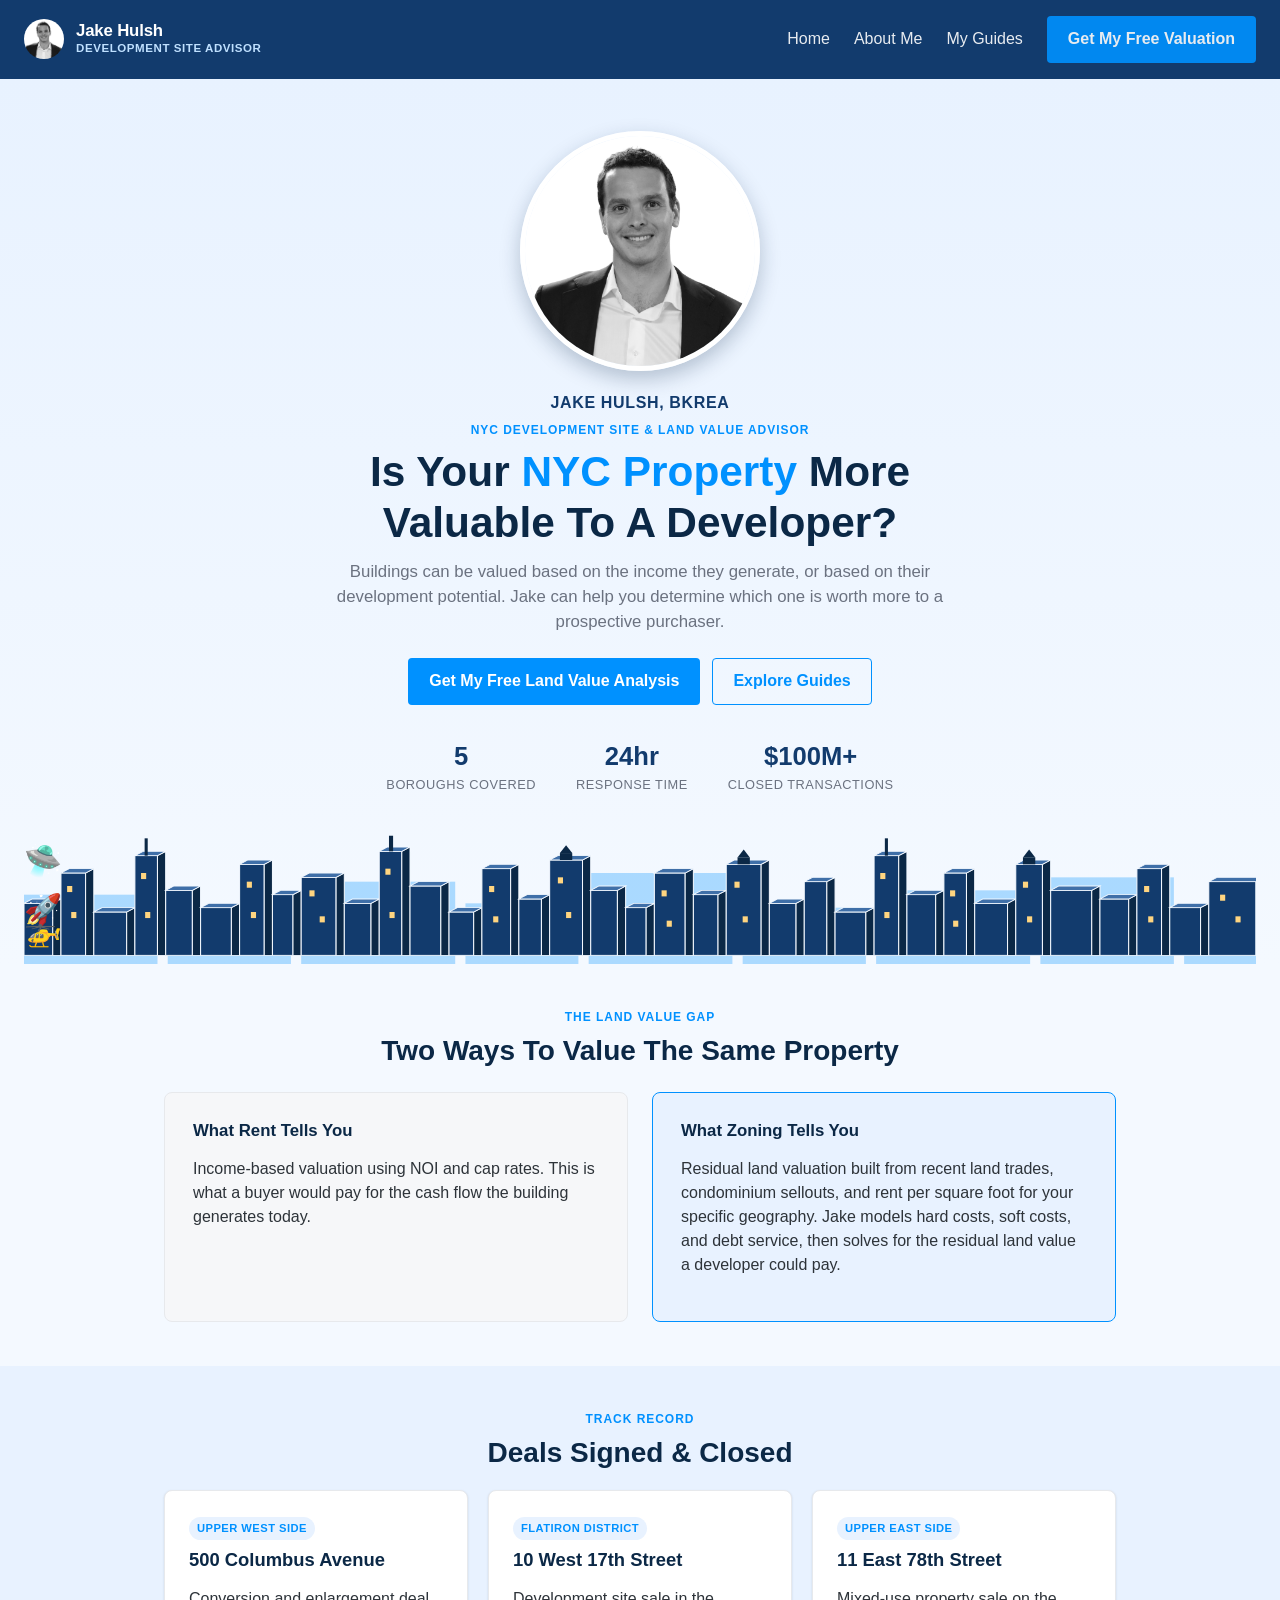
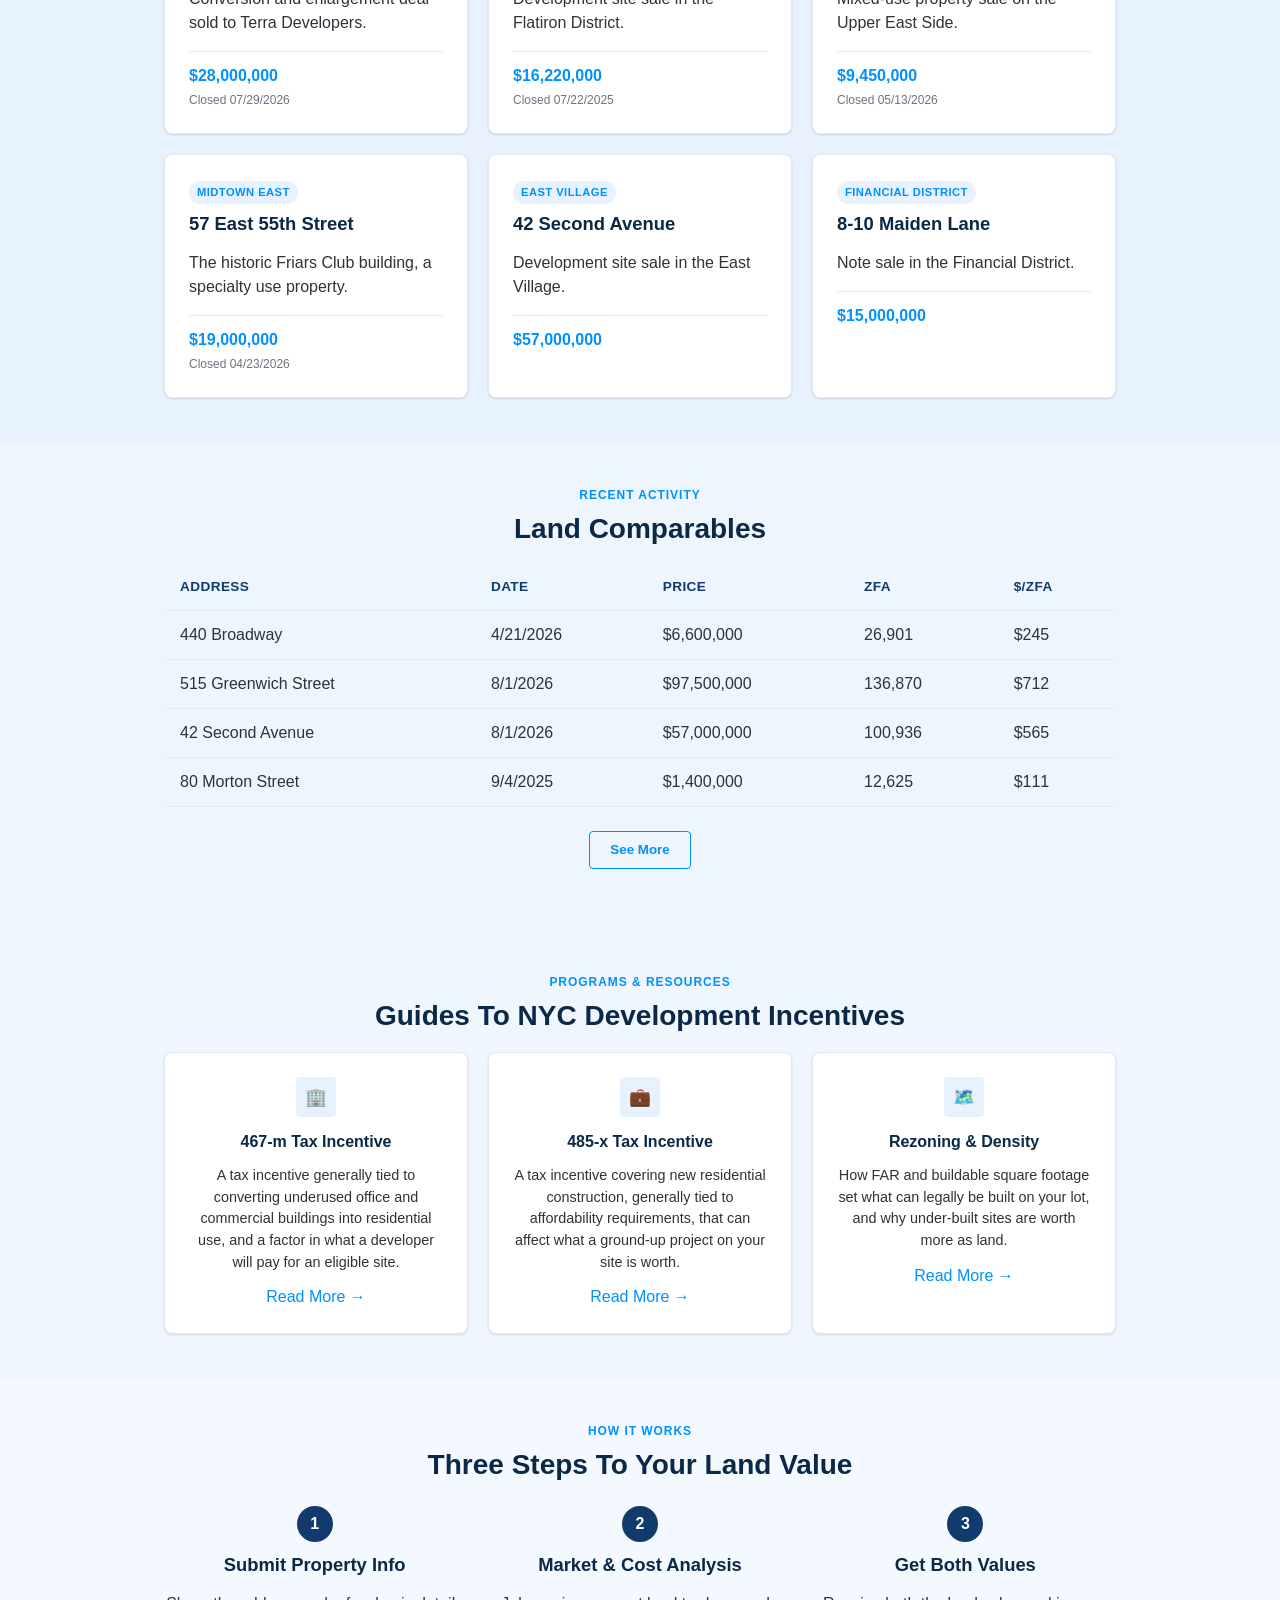
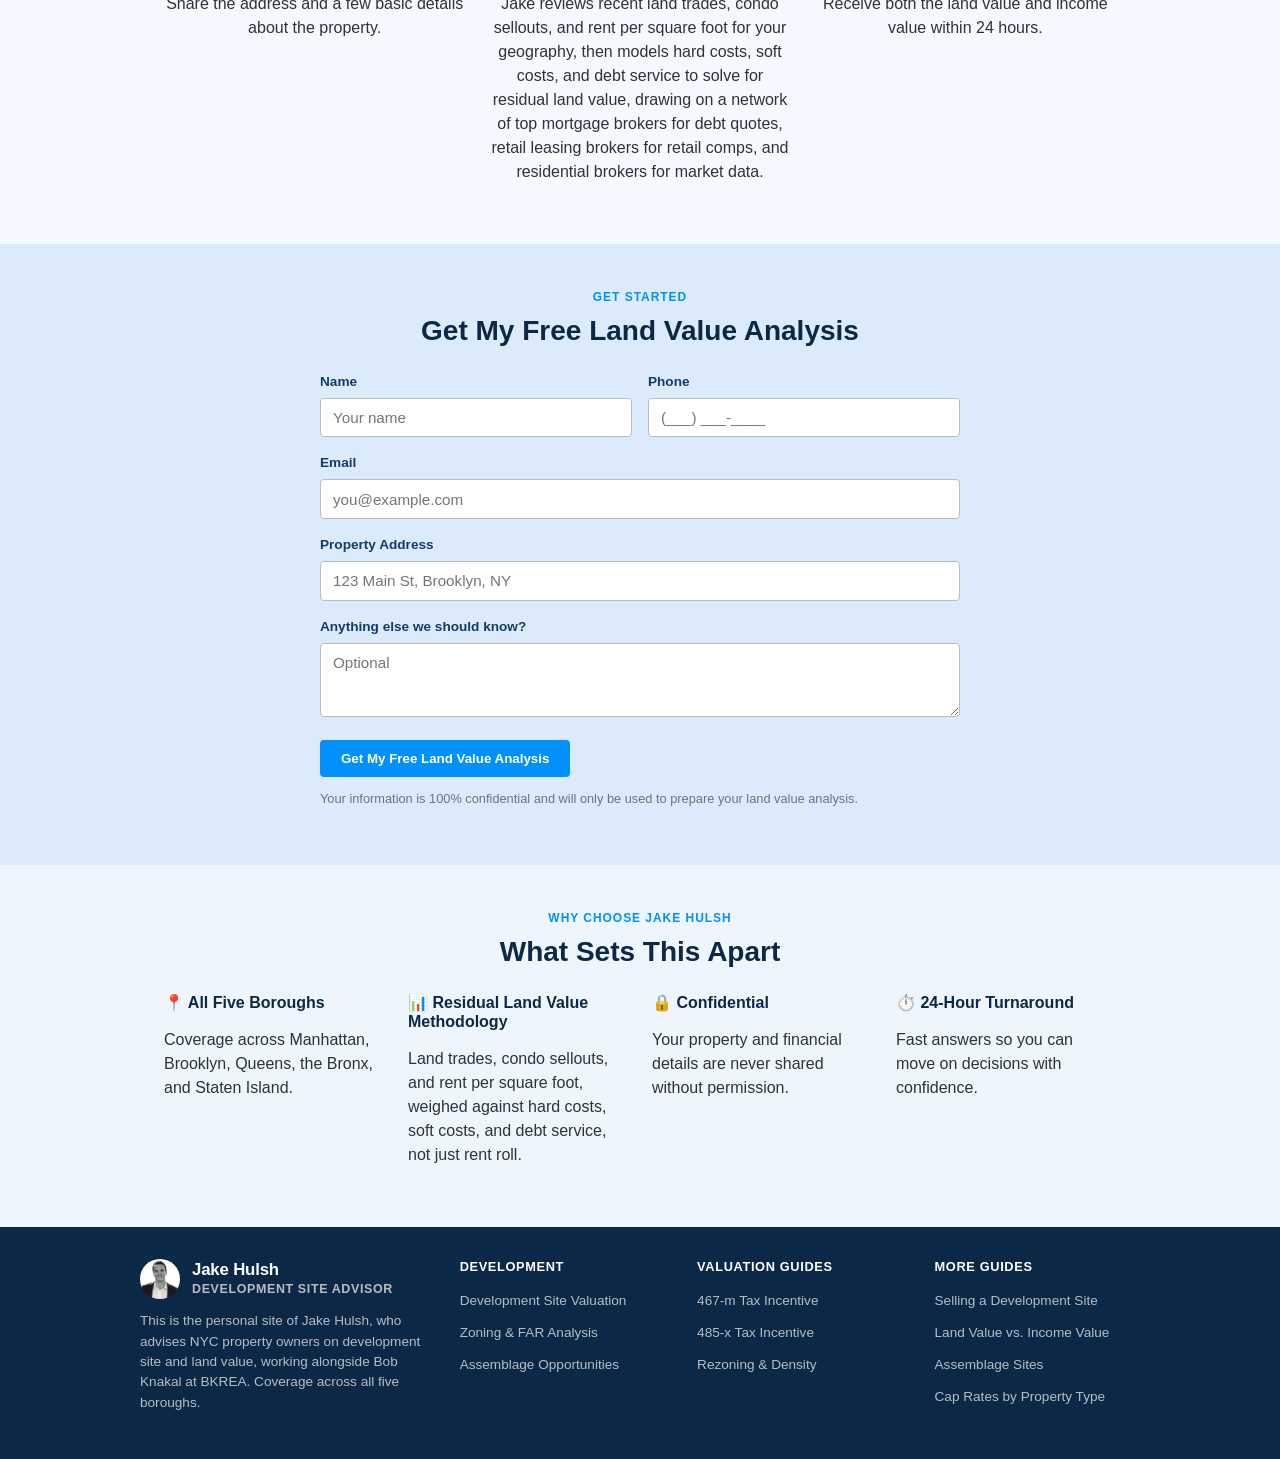
<file: index.html>
<!DOCTYPE html>
<html lang="en">
<head>
<meta charset="UTF-8">
<meta name="viewport" content="width=device-width, initial-scale=1.0">
<title>Jake Hulsh | NYC Development Site &amp; Land Value Advisor, BKREA</title>
<meta name="description" content="The personal site of Jake Hulsh, a NYC development site and land value advisor working alongside Bob Knakal at BKREA. Get a free land value analysis for your property.">
<link rel="canonical" href="https://developmentsiteadvisor.com/">
<link rel="stylesheet" href="css/style.css">
</head>
<body>

<header class="site-header">
  <a href="index.html" class="logo-link">
    <div class="logo-photo"><img src="graphic designs/Jake.png" alt="Jake Hulsh"></div>
    <div class="logo-text">
      <div class="logo-name">Jake Hulsh</div>
      <div class="logo-tagline">Development Site Advisor</div>
    </div>
  </a>
  <nav class="site-nav">
    <a href="index.html">Home</a>
    <a href="about/">About Me</a>
    <a href="articles/">My Guides</a>
    <a href="#get-valuation" class="btn btn-primary">Get My Free Valuation</a>
  </nav>
  <button type="button" class="hamburger-btn" id="hamburger-btn" aria-label="Open menu" aria-expanded="false">
    <span></span><span></span><span></span>
  </button>
  <nav class="mobile-nav-panel" id="mobile-nav-panel">
    <a href="about/">About Me</a>
    <a href="articles/">My Guides</a>
    <a href="#get-valuation" class="btn btn-primary">Get My Free Valuation</a>
  </nav>
</header>

<!-- HERO -->
<section id="home" class="hero">
  <div class="hero-inner">
    <div class="hero-photo"><img src="graphic designs/Jake.png" alt="Jake Hulsh"></div>
    <div class="hero-byline">Jake Hulsh, BKREA</div>
    <div class="section-eyebrow">NYC Development Site &amp; Land Value Advisor</div>
    <h1>Is Your <em>NYC Property</em> More Valuable To A Developer?</h1>
    <p class="hero-subhead">
      Buildings can be valued based on the income they generate, or based on
      their development potential. Jake can help you determine which one is
      worth more to a prospective purchaser.
    </p>
    <div class="hero-ctas">
      <a href="#get-valuation" class="btn btn-primary">Get My Free Land Value Analysis</a>
      <a href="articles/" class="btn btn-outline">Explore Guides</a>
    </div>
    <div class="hero-stats">
      <div class="hero-stat">
        <div class="hero-stat-value">5</div>
        <div class="hero-stat-label">Boroughs Covered</div>
      </div>
      <div class="hero-stat">
        <div class="hero-stat-value">24hr</div>
        <div class="hero-stat-label">Response Time</div>
      </div>
      <div class="hero-stat">
        <div class="hero-stat-value">$100M+</div>
        <div class="hero-stat-label">Closed Transactions</div>
      </div>
    </div>
  </div>

  <div class="hero-skyline-wrap">

    <div class="hero-emoji hero-emoji-ufo" aria-hidden="true">&#128760;</div>
    <div class="hero-emoji hero-emoji-rocket" aria-hidden="true">&#128640;</div>
    <div class="hero-emoji hero-emoji-heli" aria-hidden="true">&#128641;</div>

    <svg class="hero-skyline" viewBox="0 0 1200 150" preserveAspectRatio="none" aria-hidden="true">
      <!-- hazy background row for depth -->
      <rect class="building-far" x="-10" y="70" width="140" height="80"/>
      <rect class="building-far" x="140" y="90" width="120" height="60"/>
      <rect class="building-far" x="270" y="55" width="150" height="95"/>
      <rect class="building-far" x="430" y="80" width="110" height="70"/>
      <rect class="building-far" x="550" y="45" width="140" height="105"/>
      <rect class="building-far" x="700" y="85" width="120" height="65"/>
      <rect class="building-far" x="830" y="65" width="150" height="85"/>
      <rect class="building-far" x="990" y="50" width="130" height="100"/>
      <rect class="building-far" x="1130" y="80" width="100" height="70"/>

      <!-- foreground buildings, each drawn as a 3-face isometric block (front, side, roof) -->
      <g>
        <rect class="face-front" x="0" y="80" width="28" height="60"/>
        <polygon class="face-side" points="28,80 36,75 36,140 28,140"/>
        <polygon class="face-top" points="0,80 28,80 36,75 8,75"/>
      </g>
      <g>
        <rect class="face-front" x="36" y="45" width="24" height="95"/>
        <polygon class="face-side" points="60,45 68,40 68,140 60,140"/>
        <polygon class="face-top" points="36,45 60,45 68,40 44,40"/>
      </g>
      <g>
        <rect class="face-front" x="68" y="90" width="32" height="50"/>
        <polygon class="face-side" points="100,90 108,85 108,140 100,140"/>
        <polygon class="face-top" points="68,90 100,90 108,85 76,85"/>
      </g>
      <g>
        <rect class="face-front" x="108" y="25" width="22" height="115"/>
        <polygon class="face-side" points="130,25 138,20 138,140 130,140"/>
        <polygon class="face-top" points="108,25 130,25 138,20 116,20"/>
        <rect class="accent" x="117.5" y="5" width="3" height="20"/>
      </g>
      <g>
        <rect class="face-front" x="138" y="65" width="26" height="75"/>
        <polygon class="face-side" points="164,65 172,60 172,140 164,140"/>
        <polygon class="face-top" points="138,65 164,65 172,60 146,60"/>
      </g>
      <g>
        <rect class="face-front" x="172" y="85" width="30" height="55"/>
        <polygon class="face-side" points="202,85 210,80 210,140 202,140"/>
        <polygon class="face-top" points="172,85 202,85 210,80 180,80"/>
      </g>
      <g>
        <rect class="face-front" x="210" y="35" width="24" height="105"/>
        <polygon class="face-side" points="234,35 242,30 242,140 234,140"/>
        <polygon class="face-top" points="210,35 234,35 242,30 218,30"/>
      </g>
      <g>
        <rect class="face-front" x="242" y="70" width="20" height="70"/>
        <polygon class="face-side" points="262,70 270,65 270,140 262,140"/>
        <polygon class="face-top" points="242,70 262,70 270,65 250,65"/>
      </g>
      <g>
        <rect class="face-front" x="270" y="50" width="34" height="90"/>
        <polygon class="face-side" points="304,50 312,45 312,140 304,140"/>
        <polygon class="face-top" points="270,50 304,50 312,45 278,45"/>
      </g>
      <g>
        <rect class="face-front" x="312" y="80" width="26" height="60"/>
        <polygon class="face-side" points="338,80 346,75 346,140 338,140"/>
        <polygon class="face-top" points="312,80 338,80 346,75 320,75"/>
      </g>
      <g>
        <rect class="face-front" x="346" y="20" width="22" height="120"/>
        <polygon class="face-side" points="368,20 376,15 376,140 368,140"/>
        <polygon class="face-top" points="346,20 368,20 376,15 354,15"/>
        <rect class="accent" x="355.5" y="2" width="4" height="18"/>
      </g>
      <g>
        <rect class="face-front" x="376" y="60" width="30" height="80"/>
        <polygon class="face-side" points="406,60 414,55 414,140 406,140"/>
        <polygon class="face-top" points="376,60 406,60 414,55 384,55"/>
      </g>
      <g>
        <rect class="face-front" x="414" y="90" width="24" height="50"/>
        <polygon class="face-side" points="438,90 446,85 446,140 438,140"/>
        <polygon class="face-top" points="414,90 438,90 446,85 422,85"/>
      </g>
      <g>
        <rect class="face-front" x="446" y="40" width="28" height="100"/>
        <polygon class="face-side" points="474,40 482,35 482,140 474,140"/>
        <polygon class="face-top" points="446,40 474,40 482,35 454,35"/>
      </g>
      <g>
        <rect class="face-front" x="482" y="75" width="22" height="65"/>
        <polygon class="face-side" points="504,75 512,70 512,140 504,140"/>
        <polygon class="face-top" points="482,75 504,75 512,70 490,70"/>
      </g>
      <g>
        <rect class="face-front" x="512" y="30" width="32" height="110"/>
        <polygon class="face-side" points="544,30 552,25 552,140 544,140"/>
        <polygon class="face-top" points="512,30 544,30 552,25 520,25"/>
        <rect class="accent" x="522" y="22" width="12" height="8"/>
        <polygon class="accent" points="522,22 534,22 528,13"/>
      </g>
      <g>
        <rect class="face-front" x="552" y="65" width="26" height="75"/>
        <polygon class="face-side" points="578,65 586,60 586,140 578,140"/>
        <polygon class="face-top" points="552,65 578,65 586,60 560,60"/>
      </g>
      <g>
        <rect class="face-front" x="586" y="85" width="20" height="55"/>
        <polygon class="face-side" points="606,85 614,80 614,140 606,140"/>
        <polygon class="face-top" points="586,85 606,85 614,80 594,80"/>
      </g>
      <g>
        <rect class="face-front" x="614" y="45" width="30" height="95"/>
        <polygon class="face-side" points="644,45 652,40 652,140 644,140"/>
        <polygon class="face-top" points="614,45 644,45 652,40 622,40"/>
      </g>
      <g>
        <rect class="face-front" x="652" y="70" width="24" height="70"/>
        <polygon class="face-side" points="676,70 684,65 684,140 676,140"/>
        <polygon class="face-top" points="652,70 676,70 684,65 660,65"/>
      </g>
      <g>
        <rect class="face-front" x="684" y="35" width="34" height="105"/>
        <polygon class="face-side" points="718,35 726,30 726,140 718,140"/>
        <polygon class="face-top" points="684,35 718,35 726,30 692,30"/>
        <rect class="accent" x="695" y="27" width="12" height="8"/>
        <polygon class="accent" points="695,27 707,27 701,18"/>
      </g>
      <g>
        <rect class="face-front" x="726" y="80" width="26" height="60"/>
        <polygon class="face-side" points="752,80 760,75 760,140 752,140"/>
        <polygon class="face-top" points="726,80 752,80 760,75 734,75"/>
      </g>
      <g>
        <rect class="face-front" x="760" y="55" width="22" height="85"/>
        <polygon class="face-side" points="782,55 790,50 790,140 782,140"/>
        <polygon class="face-top" points="760,55 782,55 790,50 768,50"/>
      </g>
      <g>
        <rect class="face-front" x="790" y="90" width="30" height="50"/>
        <polygon class="face-side" points="820,90 828,85 828,140 820,140"/>
        <polygon class="face-top" points="790,90 820,90 828,85 798,85"/>
      </g>
      <g>
        <rect class="face-front" x="828" y="25" width="24" height="115"/>
        <polygon class="face-side" points="852,25 860,20 860,140 852,140"/>
        <polygon class="face-top" points="828,25 852,25 860,20 836,20"/>
        <rect class="accent" x="838.5" y="5" width="3" height="20"/>
      </g>
      <g>
        <rect class="face-front" x="860" y="70" width="28" height="70"/>
        <polygon class="face-side" points="888,70 896,65 896,140 888,140"/>
        <polygon class="face-top" points="860,70 888,70 896,65 868,65"/>
      </g>
      <g>
        <rect class="face-front" x="896" y="45" width="22" height="95"/>
        <polygon class="face-side" points="918,45 926,40 926,140 918,140"/>
        <polygon class="face-top" points="896,45 918,45 926,40 904,40"/>
      </g>
      <g>
        <rect class="face-front" x="926" y="80" width="32" height="60"/>
        <polygon class="face-side" points="958,80 966,75 966,140 958,140"/>
        <polygon class="face-top" points="926,80 958,80 966,75 934,75"/>
      </g>
      <g>
        <rect class="face-front" x="966" y="35" width="26" height="105"/>
        <polygon class="face-side" points="992,35 1000,30 1000,140 992,140"/>
        <polygon class="face-top" points="966,35 992,35 1000,30 974,30"/>
        <rect class="accent" x="973" y="27" width="12" height="8"/>
        <polygon class="accent" points="973,27 985,27 979,18"/>
      </g>
      <g>
        <rect class="face-front" x="1000" y="65" width="40" height="75"/>
        <polygon class="face-side" points="1040,65 1048,60 1048,140 1040,140"/>
        <polygon class="face-top" points="1000,65 1040,65 1048,60 1008,60"/>
      </g>
      <g>
        <rect class="face-front" x="1048" y="75" width="28" height="65"/>
        <polygon class="face-side" points="1076,75 1084,70 1084,140 1076,140"/>
        <polygon class="face-top" points="1048,75 1076,75 1084,70 1056,70"/>
      </g>
      <g>
        <rect class="face-front" x="1084" y="40" width="24" height="100"/>
        <polygon class="face-side" points="1108,40 1116,35 1116,140 1108,140"/>
        <polygon class="face-top" points="1084,40 1108,40 1116,35 1092,35"/>
      </g>
      <g>
        <rect class="face-front" x="1116" y="85" width="30" height="55"/>
        <polygon class="face-side" points="1146,85 1154,80 1154,140 1146,140"/>
        <polygon class="face-top" points="1116,85 1146,85 1154,80 1124,80"/>
      </g>
      <g>
        <rect class="face-front" x="1154" y="55" width="46" height="85"/>
        <polygon class="face-side" points="1200,55 1208,50 1208,140 1200,140"/>
        <polygon class="face-top" points="1154,55 1200,55 1208,50 1162,50"/>
      </g>

      <rect class="window" x="42" y="60" width="5" height="7" style="animation-delay:0s"/>
      <rect class="window" x="46" y="90" width="5" height="7" style="animation-delay:0.3s"/>
      <rect class="window" x="114" y="45" width="5" height="7" style="animation-delay:0.6s"/>
      <rect class="window" x="118" y="90" width="5" height="7" style="animation-delay:0.9s"/>
      <rect class="window" x="217" y="55" width="5" height="7" style="animation-delay:1.2s"/>
      <rect class="window" x="221" y="90" width="5" height="7" style="animation-delay:1.5s"/>
      <rect class="window" x="278" y="65" width="5" height="7" style="animation-delay:1.8s"/>
      <rect class="window" x="288" y="95" width="5" height="7" style="animation-delay:2.1s"/>
      <rect class="window" x="352" y="40" width="5" height="7" style="animation-delay:2.4s"/>
      <rect class="window" x="356" y="90" width="5" height="7" style="animation-delay:2.7s"/>
      <rect class="window" x="453" y="60" width="5" height="7" style="animation-delay:0s"/>
      <rect class="window" x="457" y="95" width="5" height="7" style="animation-delay:0.3s"/>
      <rect class="window" x="520" y="50" width="5" height="7" style="animation-delay:0.6s"/>
      <rect class="window" x="528" y="90" width="5" height="7" style="animation-delay:0.9s"/>
      <rect class="window" x="621" y="65" width="5" height="7" style="animation-delay:1.2s"/>
      <rect class="window" x="626" y="100" width="5" height="7" style="animation-delay:1.5s"/>
      <rect class="window" x="692" y="55" width="5" height="7" style="animation-delay:1.8s"/>
      <rect class="window" x="700" y="95" width="5" height="7" style="animation-delay:2.1s"/>
      <rect class="window" x="834" y="45" width="5" height="7" style="animation-delay:2.4s"/>
      <rect class="window" x="838" y="90" width="5" height="7" style="animation-delay:2.7s"/>
      <rect class="window" x="902" y="65" width="5" height="7" style="animation-delay:0s"/>
      <rect class="window" x="905" y="100" width="5" height="7" style="animation-delay:0.3s"/>
      <rect class="window" x="973" y="55" width="5" height="7" style="animation-delay:0.6s"/>
      <rect class="window" x="977" y="95" width="5" height="7" style="animation-delay:0.9s"/>
      <rect class="window" x="1091" y="60" width="5" height="7" style="animation-delay:1.2s"/>
      <rect class="window" x="1095" y="95" width="5" height="7" style="animation-delay:1.5s"/>
      <rect class="window" x="1165" y="70" width="5" height="7" style="animation-delay:1.8s"/>
      <rect class="window" x="1180" y="95" width="5" height="7" style="animation-delay:2.1s"/>
    </svg>
  </div>
</section>

<main class="page">

  <!-- VALUE GAP -->
  <section class="page-section section-tint-1">
   <div class="section-inner">
    <div class="section-heading">
      <div class="section-eyebrow">The Land Value Gap</div>
      <h2>Two Ways To Value The Same Property</h2>
    </div>
    <div class="value-gap">
      <div class="value-gap-card is-rent">
        <h3>What Rent Tells You</h3>
        <p>Income-based valuation using NOI and cap rates. This is what a buyer would pay for the cash flow the building generates today.</p>
      </div>
      <div class="value-gap-card is-zoning">
        <h3>What Zoning Tells You</h3>
        <p>Residual land valuation built from recent land trades, condominium sellouts, and rent per square foot for your specific geography. Jake models hard costs, soft costs, and debt service, then solves for the residual land value a developer could pay.</p>
      </div>
    </div>
   </div>
  </section>

  <!-- DEALS -->
  <section class="page-section section-tint-2">
   <div class="section-inner">
    <div class="section-heading">
      <div class="section-eyebrow">Track Record</div>
      <h2>Deals Signed &amp; Closed</h2>
    </div>
    <div class="writings-grid">
      <div class="card">
        <span class="writing-tag">Upper West Side</span>
        <h3>500 Columbus Avenue</h3>
        <p>Conversion and enlargement deal sold to Terra Developers.</p>
        <div class="deal-price">$28,000,000<span class="deal-date">Closed 07/29/2026</span></div>
      </div>
      <div class="card">
        <span class="writing-tag">Flatiron District</span>
        <h3>10 West 17th Street</h3>
        <p>Development site sale in the Flatiron District.</p>
        <div class="deal-price">$16,220,000<span class="deal-date">Closed 07/22/2025</span></div>
      </div>
      <div class="card">
        <span class="writing-tag">Upper East Side</span>
        <h3>11 East 78th Street</h3>
        <p>Mixed-use property sale on the Upper East Side.</p>
        <div class="deal-price">$9,450,000<span class="deal-date">Closed 05/13/2026</span></div>
      </div>
      <div class="card">
        <span class="writing-tag">Midtown East</span>
        <h3>57 East 55th Street</h3>
        <p>The historic Friars Club building, a specialty use property.</p>
        <div class="deal-price">$19,000,000<span class="deal-date">Closed 04/23/2026</span></div>
      </div>
      <div class="card">
        <span class="writing-tag">East Village</span>
        <h3>42 Second Avenue</h3>
        <p>Development site sale in the East Village.</p>
        <div class="deal-price">$57,000,000</div>
      </div>
      <div class="card">
        <span class="writing-tag">Financial District</span>
        <h3>8-10 Maiden Lane</h3>
        <p>Note sale in the Financial District.</p>
        <div class="deal-price">$15,000,000</div>
      </div>
    </div>
   </div>
  </section>

  <!-- LAND COMPARABLES -->
  <section class="page-section section-tint-3">
   <div class="section-inner">
    <div class="section-heading">
      <div class="section-eyebrow">Recent Activity</div>
      <h2>Land Comparables</h2>
    </div>
    <div class="transactions-table-wrap">
    <table class="transactions-table">
      <thead>
        <tr>
          <th>Address</th>
          <th>Date</th>
          <th>Price</th>
          <th>ZFA</th>
          <th>$/ZFA</th>
        </tr>
      </thead>
      <tbody>
        <tr>
          <td>440 Broadway</td>
          <td>4/21/2026</td>
          <td>$6,600,000</td>
          <td>26,901</td>
          <td>$245</td>
        </tr>
        <tr>
          <td>515 Greenwich Street</td>
          <td>8/1/2026</td>
          <td>$97,500,000</td>
          <td>136,870</td>
          <td>$712</td>
        </tr>
        <tr>
          <td>42 Second Avenue</td>
          <td>8/1/2026</td>
          <td>$57,000,000</td>
          <td>100,936</td>
          <td>$565</td>
        </tr>
        <tr>
          <td>80 Morton Street</td>
          <td>9/4/2025</td>
          <td>$1,400,000</td>
          <td>12,625</td>
          <td>$111</td>
        </tr>
        <tr class="comp-row-extra">
          <td>121 East 7th Street</td>
          <td>7/24/2025</td>
          <td>$2,800,000</td>
          <td>8,624</td>
          <td>$325</td>
        </tr>
        <tr class="comp-row-extra">
          <td>126 Lafayette</td>
          <td>6/11/2025</td>
          <td>$14,700,000</td>
          <td>62,950</td>
          <td>$234</td>
        </tr>
        <tr class="comp-row-extra">
          <td>89 1st Avenue</td>
          <td>6/10/2025</td>
          <td>$4,000,000</td>
          <td>9,700</td>
          <td>$412</td>
        </tr>
        <tr class="comp-row-extra">
          <td>153 Attorney Street</td>
          <td>1/27/2025</td>
          <td>$9,800,000</td>
          <td>20,200</td>
          <td>$485</td>
        </tr>
        <tr class="comp-row-extra">
          <td>391 Canal Street</td>
          <td>9/1/2024</td>
          <td>$3,077,280</td>
          <td>16,658</td>
          <td>$185</td>
        </tr>
        <tr class="comp-row-extra">
          <td>45 Renwick Street</td>
          <td>12/1/2023</td>
          <td>$5,000,000</td>
          <td>8,994</td>
          <td>$556</td>
        </tr>
      </tbody>
    </table>
    </div>
    <p style="text-align:center; margin-top:1.5rem;">
      <button type="button" class="btn btn-outline" id="comps-toggle">See More</button>
    </p>
   </div>
  </section>

  <!-- RESOURCES / TAX INCENTIVE GUIDES -->
  <section class="page-section section-tint-4">
   <div class="section-inner">
    <div class="section-heading">
      <div class="section-eyebrow">Programs &amp; Resources</div>
      <h2>Guides To NYC Development Incentives</h2>
    </div>
    <div class="resources-grid">
      <div class="card resource-card">
        <div class="resource-icon">&#127970;</div>
        <h3>467-m Tax Incentive</h3>
        <p>A tax incentive generally tied to converting underused office and commercial buildings into residential use, and a factor in what a developer will pay for an eligible site.</p>
        <a href="articles/467m-vs-485x-tax-incentives/">Read More &rarr;</a>
      </div>
      <div class="card resource-card">
        <div class="resource-icon">&#128188;</div>
        <h3>485-x Tax Incentive</h3>
        <p>A tax incentive covering new residential construction, generally tied to affordability requirements, that can affect what a ground-up project on your site is worth.</p>
        <a href="articles/467m-vs-485x-tax-incentives/">Read More &rarr;</a>
      </div>
      <div class="card resource-card">
        <div class="resource-icon">&#128506;&#65039;</div>
        <h3>Rezoning &amp; Density</h3>
        <p>How FAR and buildable square footage set what can legally be built on your lot, and why under-built sites are worth more as land.</p>
        <a href="articles/far-and-buildable-square-footage-explained/">Read More &rarr;</a>
      </div>
    </div>
   </div>
  </section>

  <!-- PROCESS -->
  <section class="page-section section-tint-1">
   <div class="section-inner">
    <div class="section-heading">
      <div class="section-eyebrow">How It Works</div>
      <h2>Three Steps To Your Land Value</h2>
    </div>
    <div class="process-steps">
      <div class="process-step">
        <div class="process-step-number">1</div>
        <h3>Submit Property Info</h3>
        <p>Share the address and a few basic details about the property.</p>
      </div>
      <div class="process-step">
        <div class="process-step-number">2</div>
        <h3>Market &amp; Cost Analysis</h3>
        <p>Jake reviews recent land trades, condo sellouts, and rent per square foot for your geography, then models hard costs, soft costs, and debt service to solve for residual land value, drawing on a network of top mortgage brokers for debt quotes, retail leasing brokers for retail comps, and residential brokers for market data.</p>
      </div>
      <div class="process-step">
        <div class="process-step-number">3</div>
        <h3>Get Both Values</h3>
        <p>Receive both the land value and income value within 24 hours.</p>
      </div>
    </div>
   </div>
  </section>

  <!-- LEAD FORM -->
  <section id="get-valuation" class="page-section section-tint-5">
   <div class="section-inner">
    <div class="section-heading">
      <div class="section-eyebrow">Get Started</div>
      <h2>Get My Free Land Value Analysis</h2>
    </div>
    <form class="lead-form" action="https://formspree.io/f/xnpaedwp" method="POST">
      <input type="hidden" name="_subject" value="New Land Value Analysis Request">
      <div>
        <label for="f-name">Name</label>
        <input id="f-name" type="text" name="name" placeholder="Your name" required>
      </div>
      <div>
        <label for="f-phone">Phone</label>
        <input id="f-phone" type="tel" name="phone" placeholder="(___) ___-____">
      </div>
      <div class="field-full">
        <label for="f-email">Email</label>
        <input id="f-email" type="email" name="email" placeholder="you@example.com" required>
      </div>
      <div class="field-full">
        <label for="f-address">Property Address</label>
        <input id="f-address" type="text" name="address" placeholder="123 Main St, Brooklyn, NY" required>
      </div>
      <div class="field-full">
        <label for="f-message">Anything else we should know?</label>
        <textarea id="f-message" name="message" rows="3" placeholder="Optional"></textarea>
      </div>
      <div class="field-full">
        <button type="submit" class="btn btn-primary">Get My Free Land Value Analysis</button>
        <p class="lead-form-note">Your information is 100% confidential and will only be used to prepare your land value analysis.</p>
      </div>
    </form>
   </div>
  </section>

  <!-- WHY CHOOSE -->
  <section class="page-section section-tint-3">
   <div class="section-inner">
    <div class="section-heading">
      <div class="section-eyebrow">Why Choose Jake Hulsh</div>
      <h2>What Sets This Apart</h2>
    </div>
    <div class="why-grid">
      <div class="why-item"><h3>&#128205; All Five Boroughs</h3><p>Coverage across Manhattan, Brooklyn, Queens, the Bronx, and Staten Island.</p></div>
      <div class="why-item"><h3>&#128202; Residual Land Value Methodology</h3><p>Land trades, condo sellouts, and rent per square foot, weighed against hard costs, soft costs, and debt service, not just rent roll.</p></div>
      <div class="why-item"><h3>&#128274; Confidential</h3><p>Your property and financial details are never shared without permission.</p></div>
      <div class="why-item"><h3>&#9201;&#65039; 24-Hour Turnaround</h3><p>Fast answers so you can move on decisions with confidence.</p></div>
    </div>
   </div>
  </section>

</main>

<footer class="site-footer">
  <div class="footer-grid">
    <div class="footer-brand">
      <a href="index.html" class="logo-link">
        <div class="logo-photo"><img src="graphic designs/Jake.png" alt="Jake Hulsh"></div>
        <div class="logo-text">
          <div class="logo-name">Jake Hulsh</div>
          <div class="logo-tagline">Development Site Advisor</div>
        </div>
      </a>
      <p>This is the personal site of Jake Hulsh, who advises NYC property owners on development site and land value, working alongside Bob Knakal at BKREA. Coverage across all five boroughs.</p>
    </div>
    <div class="footer-col">
      <h4>Development</h4>
      <ul>
        <li><a href="articles/land-value-vs-income-value/">Development Site Valuation</a></li>
        <li><a href="articles/far-and-buildable-square-footage-explained/">Zoning &amp; FAR Analysis</a></li>
        <li><a href="articles/assemblage-sites-nyc/">Assemblage Opportunities</a></li>
      </ul>
    </div>
    <div class="footer-col">
      <h4>Valuation Guides</h4>
      <ul>
        <li><a href="articles/467m-vs-485x-tax-incentives/">467-m Tax Incentive</a></li>
        <li><a href="articles/467m-vs-485x-tax-incentives/">485-x Tax Incentive</a></li>
        <li><a href="articles/far-and-buildable-square-footage-explained/">Rezoning &amp; Density</a></li>
      </ul>
    </div>
    <div class="footer-col">
      <h4>More Guides</h4>
      <ul>
        <li><a href="articles/sell-development-site-nyc/">Selling a Development Site</a></li>
        <li><a href="articles/land-value-vs-income-value/">Land Value vs. Income Value</a></li>
        <li><a href="articles/assemblage-sites-nyc/">Assemblage Sites</a></li>
        <li><a href="articles/nyc-cap-rates-by-property-type/">Cap Rates by Property Type</a></li>
      </ul>
    </div>
  </div>
</footer>

<script src="js/land-comps.js"></script>
<script src="js/mobile-nav.js"></script>
</body>
</html>
</file>
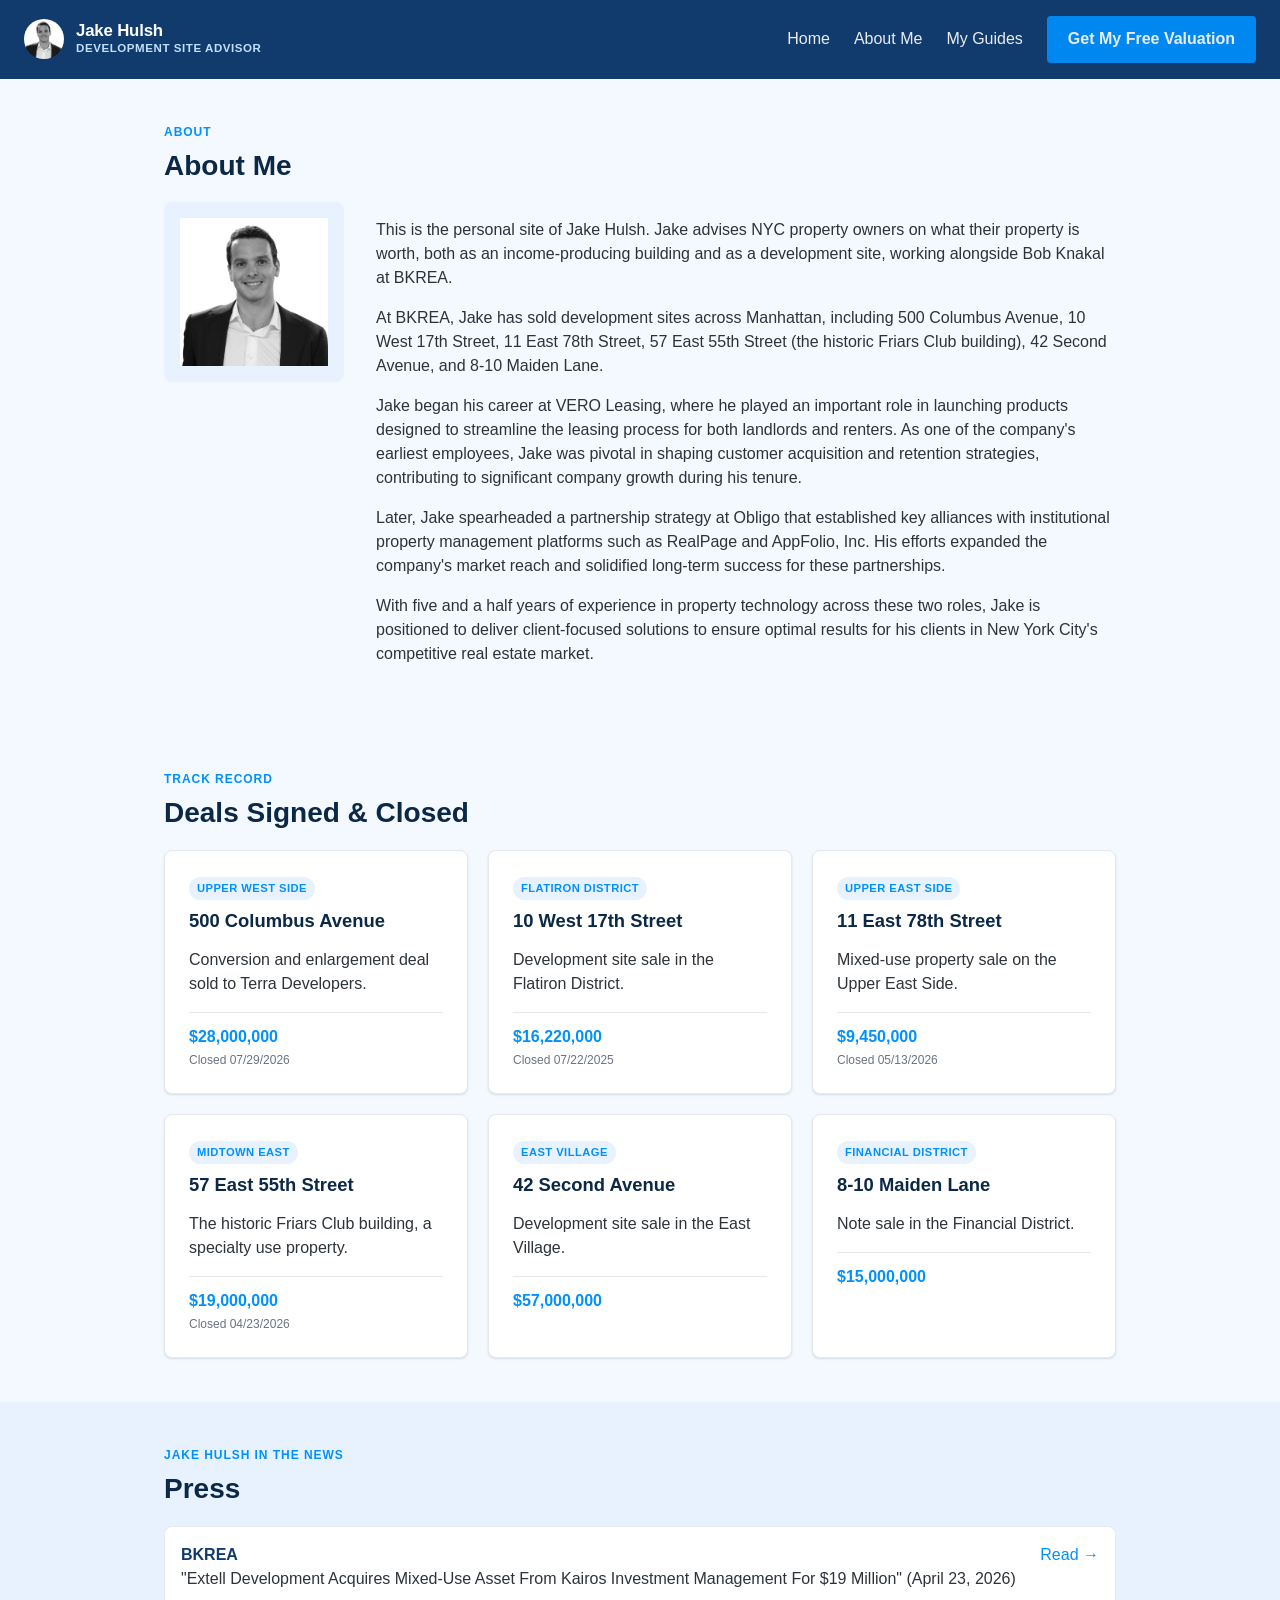
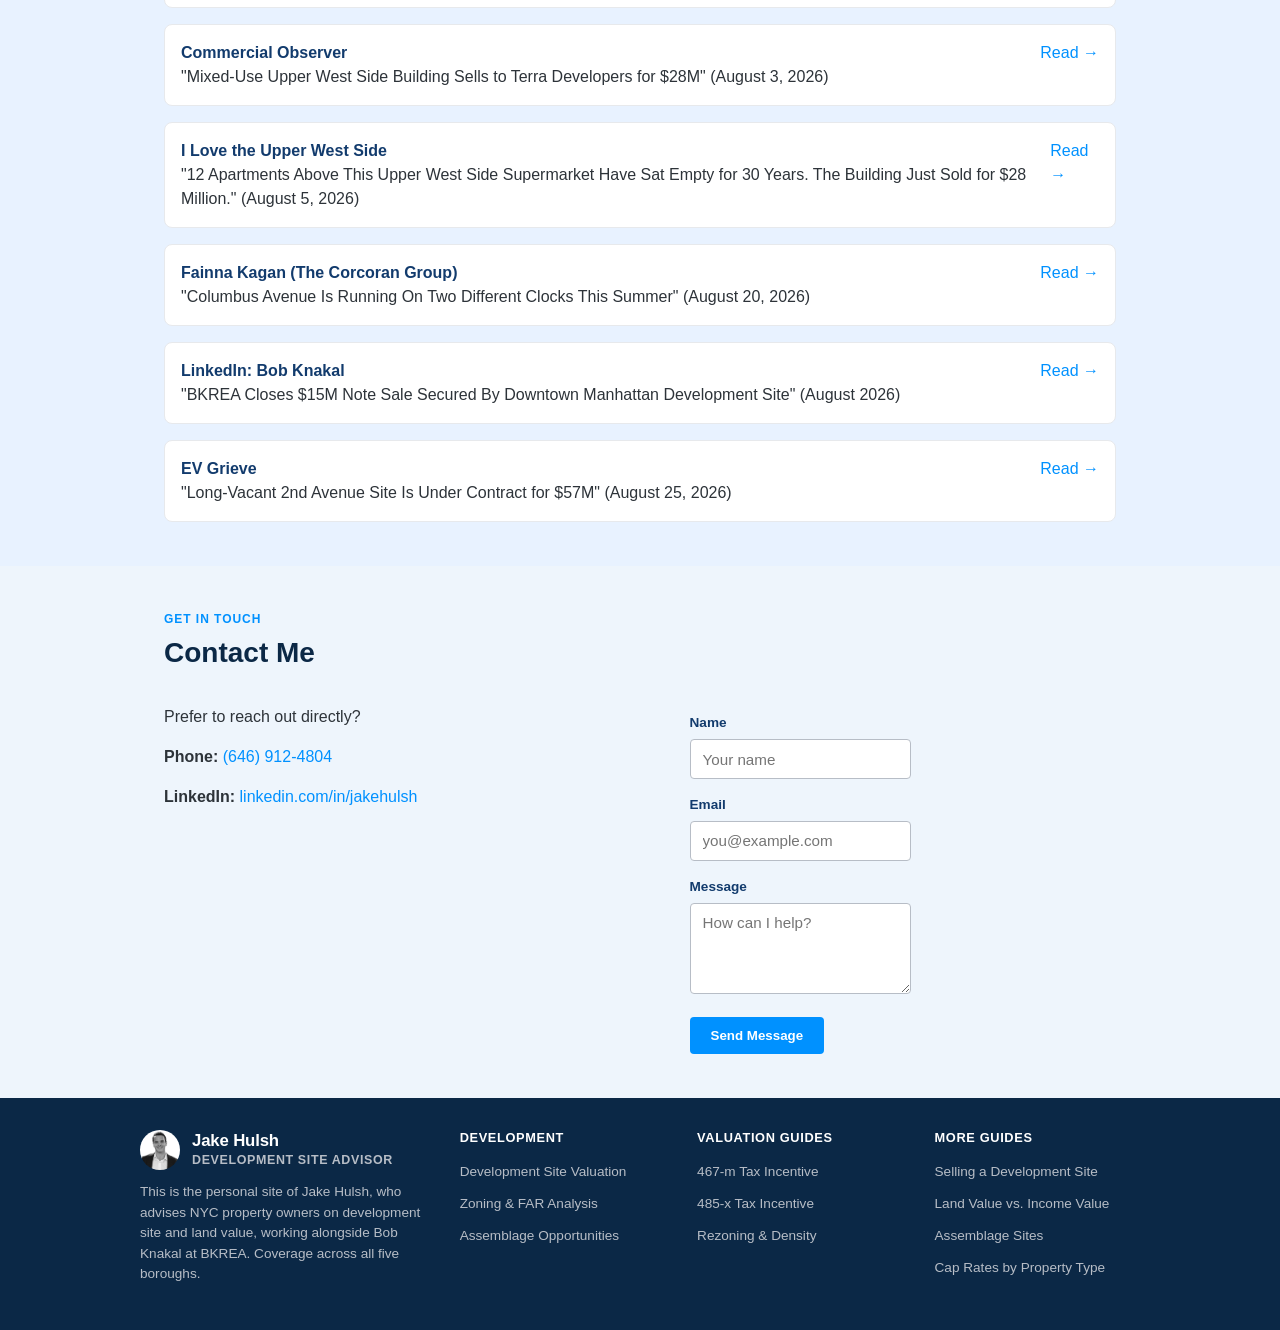
<file: about/index.html>
<!DOCTYPE html>
<html lang="en">
<head>
<meta charset="UTF-8">
<meta name="viewport" content="width=device-width, initial-scale=1.0">
<title>About Jake Hulsh | Development Site Advisor</title>
<meta name="description" content="About Jake Hulsh, the personal site of a NYC development site and land value advisor working alongside Bob Knakal at BKREA.">
<link rel="canonical" href="https://developmentsiteadvisor.com/about/">
<link rel="stylesheet" href="../css/style.css">
</head>
<body>

<header class="site-header">
  <a href="../index.html" class="logo-link">
    <div class="logo-photo-wrap">
      <div class="logo-photo"><img src="../graphic designs/Jake.png" alt="Jake Hulsh"></div>
      <div class="logo-photo-pop"><img src="../graphic designs/Jake.png" alt="Jake Hulsh"></div>
      <div class="logo-speech-bubble"><span class="logo-speech-text">Curious what your property is worth?</span></div>
    </div>
    <div class="logo-text">
      <div class="logo-name">Jake Hulsh</div>
      <div class="logo-tagline">Development Site Advisor</div>
    </div>
  </a>
  <nav class="site-nav">
    <a href="../index.html">Home</a>
    <a href="../about/">About Me</a>
    <a href="../articles/">My Guides</a>
    <a href="../index.html#get-valuation" class="btn btn-primary">Get My Free Valuation</a>
  </nav>
  <button type="button" class="hamburger-btn" id="hamburger-btn" aria-label="Open menu" aria-expanded="false">
    <span></span><span></span><span></span>
  </button>
  <nav class="mobile-nav-panel" id="mobile-nav-panel">
    <a href="../about/">About Me</a>
    <a href="../articles/">My Guides</a>
    <a href="../index.html#get-valuation" class="btn btn-primary">Get My Free Valuation</a>
  </nav>
</header>

<main class="page">

  <!-- ABOUT -->
  <section class="page-section">
   <div class="section-inner">
    <div class="section-heading is-left">
      <div class="section-eyebrow">About</div>
      <h2>About Me</h2>
    </div>
    <div class="about-grid">
      <div class="about-photo"><img src="../graphic designs/Jake.png" alt="Jake Hulsh"></div>
      <div>
        <p>This is the personal site of Jake Hulsh. Jake advises NYC property owners on what their property is worth, both as an income-producing building and as a development site, working alongside Bob Knakal at BKREA.</p>
        <p>At BKREA, Jake has sold development sites across Manhattan, including 500 Columbus Avenue, 10 West 17th Street, 11 East 78th Street, 57 East 55th Street (the historic Friars Club building), 42 Second Avenue, and 8-10 Maiden Lane.</p>
        <p>Jake began his career at VERO Leasing, where he played an important role in launching products designed to streamline the leasing process for both landlords and renters. As one of the company's earliest employees, Jake was pivotal in shaping customer acquisition and retention strategies, contributing to significant company growth during his tenure.</p>
        <p>Later, Jake spearheaded a partnership strategy at Obligo that established key alliances with institutional property management platforms such as RealPage and AppFolio, Inc. His efforts expanded the company's market reach and solidified long-term success for these partnerships.</p>
        <p>With five and a half years of experience in property technology across these two roles, Jake is positioned to deliver client-focused solutions to ensure optimal results for his clients in New York City's competitive real estate market.</p>
      </div>
    </div>
   </div>
  </section>

  <!-- DEALS -->
  <section class="page-section section-tint-1">
   <div class="section-inner">
    <div class="section-heading is-left">
      <div class="section-eyebrow">Track Record</div>
      <h2>Deals Signed &amp; Closed</h2>
    </div>
    <div class="writings-grid">
      <div class="card">
        <span class="writing-tag">Upper West Side</span>
        <h3>500 Columbus Avenue</h3>
        <p>Conversion and enlargement deal sold to Terra Developers.</p>
        <div class="deal-price">$28,000,000<span class="deal-date">Closed 07/29/2026</span></div>
      </div>
      <div class="card">
        <span class="writing-tag">Flatiron District</span>
        <h3>10 West 17th Street</h3>
        <p>Development site sale in the Flatiron District.</p>
        <div class="deal-price">$16,220,000<span class="deal-date">Closed 07/22/2025</span></div>
      </div>
      <div class="card">
        <span class="writing-tag">Upper East Side</span>
        <h3>11 East 78th Street</h3>
        <p>Mixed-use property sale on the Upper East Side.</p>
        <div class="deal-price">$9,450,000<span class="deal-date">Closed 05/13/2026</span></div>
      </div>
      <div class="card">
        <span class="writing-tag">Midtown East</span>
        <h3>57 East 55th Street</h3>
        <p>The historic Friars Club building, a specialty use property.</p>
        <div class="deal-price">$19,000,000<span class="deal-date">Closed 04/23/2026</span></div>
      </div>
      <div class="card">
        <span class="writing-tag">East Village</span>
        <h3>42 Second Avenue</h3>
        <p>Development site sale in the East Village.</p>
        <div class="deal-price">$57,000,000</div>
      </div>
      <div class="card">
        <span class="writing-tag">Financial District</span>
        <h3>8-10 Maiden Lane</h3>
        <p>Note sale in the Financial District.</p>
        <div class="deal-price">$15,000,000</div>
      </div>
    </div>
   </div>
  </section>

  <!-- PRESS -->
  <section class="page-section section-tint-2">
   <div class="section-inner">
    <div class="section-heading is-left">
      <div class="section-eyebrow">Jake Hulsh In the News</div>
      <h2>Press</h2>
    </div>
    <ul class="press-list">
      <li class="press-item">
        <div>
          <div class="press-outlet">BKREA</div>
          <div>"Extell Development Acquires Mixed-Use Asset From Kairos Investment Management For $19 Million" (April 23, 2026)</div>
        </div>
        <a href="https://www.bkrea.com/press/extell-development-acquires-mixed-use-asset-from-kairos-investment-management-for-19-million" target="_blank" rel="noopener">Read &rarr;</a>
      </li>
      <li class="press-item">
        <div>
          <div class="press-outlet">Commercial Observer</div>
          <div>"Mixed-Use Upper West Side Building Sells to Terra Developers for $28M" (August 3, 2026)</div>
        </div>
        <a href="https://commercialobserver.com/2026/08/sale-500-columbus-avenue-terra-developers/" target="_blank" rel="noopener">Read &rarr;</a>
      </li>
      <li class="press-item">
        <div>
          <div class="press-outlet">I Love the Upper West Side</div>
          <div>"12 Apartments Above This Upper West Side Supermarket Have Sat Empty for 30 Years. The Building Just Sold for $28 Million." (August 5, 2026)</div>
        </div>
        <a href="https://www.ilovetheupperwestside.com/12-apartments-above-this-upper-west-side-supermarket-have-sat-empty-for-30-years-the-building-just-sold-for-28-million/" target="_blank" rel="noopener">Read &rarr;</a>
      </li>
      <li class="press-item">
        <div>
          <div class="press-outlet">Fainna Kagan (The Corcoran Group)</div>
          <div>"Columbus Avenue Is Running On Two Different Clocks This Summer" (August 20, 2026)</div>
        </div>
        <a href="https://fainnakagan.com/blog/columbus-avenue-is-running-on-two-different-clocks-this-summer" target="_blank" rel="noopener">Read &rarr;</a>
      </li>
      <li class="press-item">
        <div>
          <div class="press-outlet">LinkedIn: Bob Knakal</div>
          <div>"BKREA Closes $15M Note Sale Secured By Downtown Manhattan Development Site" (August 2026)</div>
        </div>
        <a href="https://www.linkedin.com/posts/bobknakal_nycrealestate-investmentsales-development-activity-7488918908737888256-Vqit/" target="_blank" rel="noopener">Read &rarr;</a>
      </li>
      <li class="press-item">
        <div>
          <div class="press-outlet">EV Grieve</div>
          <div>"Long-Vacant 2nd Avenue Site Is Under Contract for $57M" (August 25, 2026)</div>
        </div>
        <a href="https://evgrieve.com/2026/08/long-vacant-2nd-avenue-site-is-under.html" target="_blank" rel="noopener">Read &rarr;</a>
      </li>
    </ul>
   </div>
  </section>

  <!-- CONTACT ME -->
  <section class="page-section section-tint-3">
   <div class="section-inner">
    <div class="section-heading is-left">
      <div class="section-eyebrow">Get In Touch</div>
      <h2>Contact Me</h2>
    </div>
    <div class="contact-grid">
      <div class="contact-info">
        <p>Prefer to reach out directly?</p>
        <p><strong>Phone:</strong> <a href="tel:+16469124804">(646) 912-4804</a></p>
        <p><strong>LinkedIn:</strong> <a href="https://www.linkedin.com/in/jakehulsh/" target="_blank" rel="noopener">linkedin.com/in/jakehulsh</a></p>
      </div>
      <form class="lead-form" action="https://formspree.io/f/xnpaedwp" method="POST">
        <input type="hidden" name="_subject" value="New Contact Form Message">
        <div class="field-full">
          <label for="c-name">Name</label>
          <input id="c-name" type="text" name="name" placeholder="Your name" required>
        </div>
        <div class="field-full">
          <label for="c-email">Email</label>
          <input id="c-email" type="email" name="email" placeholder="you@example.com" required>
        </div>
        <div class="field-full">
          <label for="c-message">Message</label>
          <textarea id="c-message" name="message" rows="4" placeholder="How can I help?" required></textarea>
        </div>
        <div class="field-full">
          <button type="submit" class="btn btn-primary">Send Message</button>
        </div>
      </form>
    </div>
   </div>
  </section>

</main>

<footer class="site-footer">
  <div class="footer-grid">
    <div class="footer-brand">
      <a href="../index.html" class="logo-link">
        <div class="logo-photo"><img src="../graphic designs/Jake.png" alt="Jake Hulsh"></div>
        <div class="logo-text">
          <div class="logo-name">Jake Hulsh</div>
          <div class="logo-tagline">Development Site Advisor</div>
        </div>
      </a>
      <p>This is the personal site of Jake Hulsh, who advises NYC property owners on development site and land value, working alongside Bob Knakal at BKREA. Coverage across all five boroughs.</p>
    </div>
    <div class="footer-col">
      <h4>Development</h4>
      <ul>
        <li><a href="../articles/land-value-vs-income-value/">Development Site Valuation</a></li>
        <li><a href="../articles/far-and-buildable-square-footage-explained/">Zoning &amp; FAR Analysis</a></li>
        <li><a href="../articles/assemblage-sites-nyc/">Assemblage Opportunities</a></li>
      </ul>
    </div>
    <div class="footer-col">
      <h4>Valuation Guides</h4>
      <ul>
        <li><a href="../articles/467m-vs-485x-tax-incentives/">467-m Tax Incentive</a></li>
        <li><a href="../articles/467m-vs-485x-tax-incentives/">485-x Tax Incentive</a></li>
        <li><a href="../articles/far-and-buildable-square-footage-explained/">Rezoning &amp; Density</a></li>
      </ul>
    </div>
    <div class="footer-col">
      <h4>More Guides</h4>
      <ul>
        <li><a href="../articles/sell-development-site-nyc/">Selling a Development Site</a></li>
        <li><a href="../articles/land-value-vs-income-value/">Land Value vs. Income Value</a></li>
        <li><a href="../articles/assemblage-sites-nyc/">Assemblage Sites</a></li>
        <li><a href="../articles/nyc-cap-rates-by-property-type/">Cap Rates by Property Type</a></li>
      </ul>
    </div>
  </div>
</footer>

<script src="../js/header-message.js"></script>
<script src="../js/mobile-nav.js"></script>
</body>
</html>
</file>
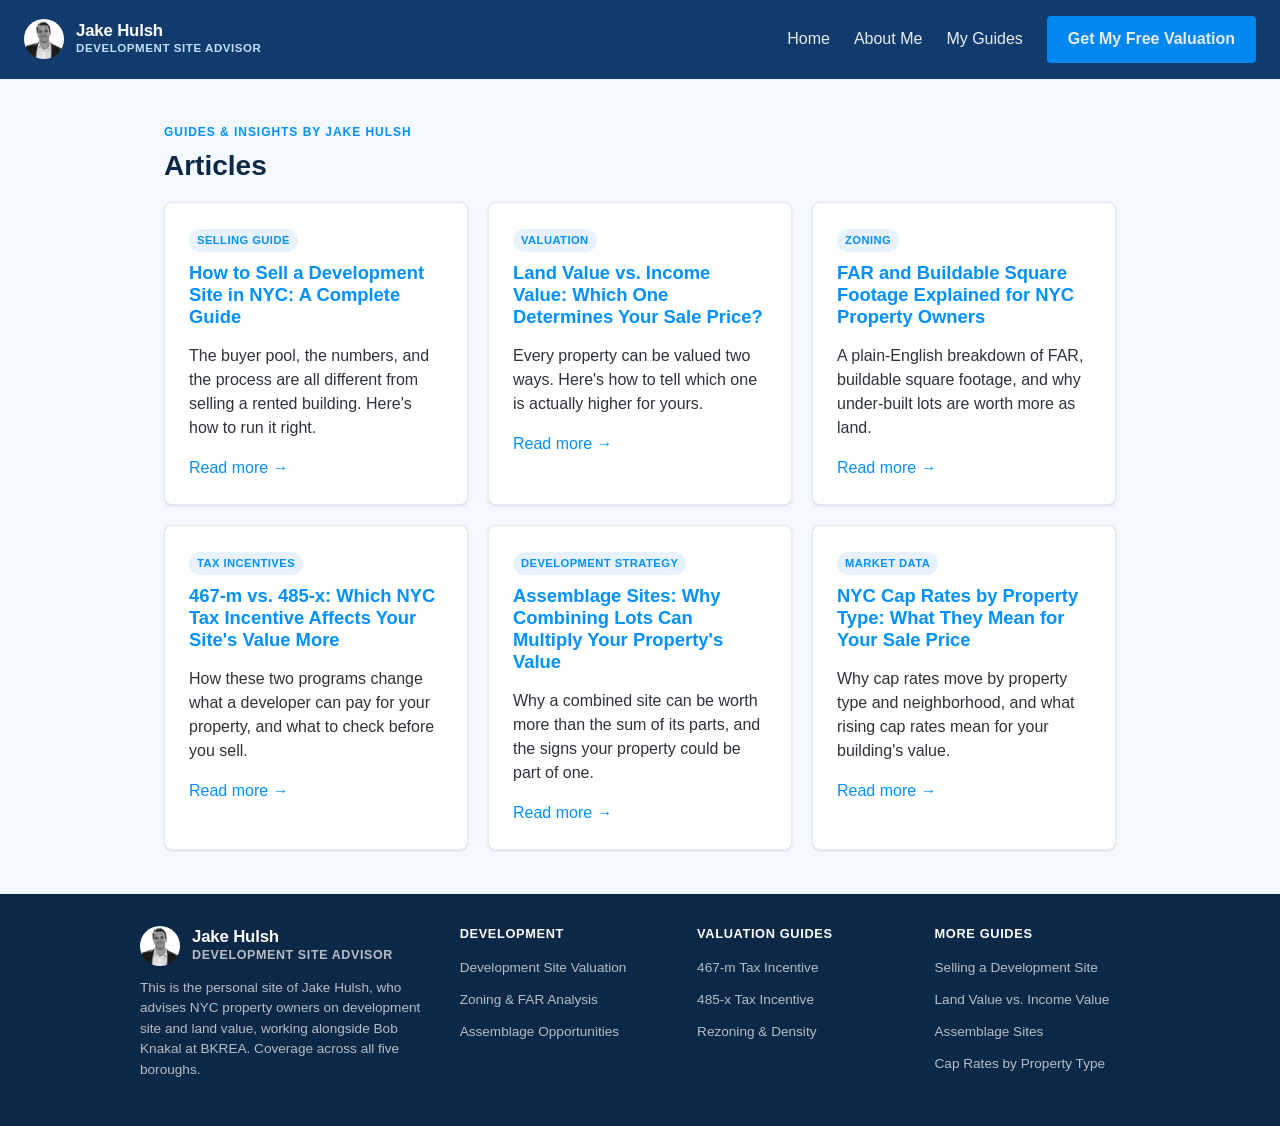
<file: articles/index.html>
<!DOCTYPE html>
<html lang="en">
<head>
<meta charset="UTF-8">
<meta name="viewport" content="width=device-width, initial-scale=1.0">
<title>Articles &amp; Guides | Jake Hulsh, Development Site Advisor</title>
<meta name="description" content="Guides on selling development sites, land value vs. income value, FAR and zoning, NYC tax incentives, assemblage, and cap rates, from Jake Hulsh at BKREA.">
<link rel="canonical" href="https://developmentsiteadvisor.com/articles/">
<link rel="stylesheet" href="../css/style.css">
</head>
<body>

<header class="site-header">
  <a href="../index.html" class="logo-link">
    <div class="logo-photo-wrap">
      <div class="logo-photo"><img src="../graphic designs/Jake.png" alt="Jake Hulsh"></div>
      <div class="logo-photo-pop"><img src="../graphic designs/Jake.png" alt="Jake Hulsh"></div>
      <div class="logo-speech-bubble"><span class="logo-speech-text">Curious what your property is worth?</span></div>
    </div>
    <div class="logo-text">
      <div class="logo-name">Jake Hulsh</div>
      <div class="logo-tagline">Development Site Advisor</div>
    </div>
  </a>
  <nav class="site-nav">
    <a href="../index.html">Home</a>
    <a href="../about/">About Me</a>
    <a href="index.html">My Guides</a>
    <a href="../index.html#get-valuation" class="btn btn-primary">Get My Free Valuation</a>
  </nav>
  <button type="button" class="hamburger-btn" id="hamburger-btn" aria-label="Open menu" aria-expanded="false">
    <span></span><span></span><span></span>
  </button>
  <nav class="mobile-nav-panel" id="mobile-nav-panel">
    <a href="../about/">About Me</a>
    <a href="index.html">My Guides</a>
    <a href="../index.html#get-valuation" class="btn btn-primary">Get My Free Valuation</a>
  </nav>
</header>

<main class="page">

  <!-- ARTICLES -->
  <section class="page-section">
   <div class="section-inner">
    <div class="section-heading is-left">
      <div class="section-eyebrow">Guides &amp; Insights by Jake Hulsh</div>
      <h2>Articles</h2>
    </div>
    <div class="writings-grid">
      <div class="card">
        <span class="writing-tag">Selling Guide</span>
        <h3><a href="sell-development-site-nyc/">How to Sell a Development Site in NYC: A Complete Guide</a></h3>
        <p>The buyer pool, the numbers, and the process are all different from selling a rented building. Here's how to run it right.</p>
        <a href="sell-development-site-nyc/">Read more &rarr;</a>
      </div>
      <div class="card">
        <span class="writing-tag">Valuation</span>
        <h3><a href="land-value-vs-income-value/">Land Value vs. Income Value: Which One Determines Your Sale Price?</a></h3>
        <p>Every property can be valued two ways. Here's how to tell which one is actually higher for yours.</p>
        <a href="land-value-vs-income-value/">Read more &rarr;</a>
      </div>
      <div class="card">
        <span class="writing-tag">Zoning</span>
        <h3><a href="far-and-buildable-square-footage-explained/">FAR and Buildable Square Footage Explained for NYC Property Owners</a></h3>
        <p>A plain-English breakdown of FAR, buildable square footage, and why under-built lots are worth more as land.</p>
        <a href="far-and-buildable-square-footage-explained/">Read more &rarr;</a>
      </div>
      <div class="card">
        <span class="writing-tag">Tax Incentives</span>
        <h3><a href="467m-vs-485x-tax-incentives/">467-m vs. 485-x: Which NYC Tax Incentive Affects Your Site's Value More</a></h3>
        <p>How these two programs change what a developer can pay for your property, and what to check before you sell.</p>
        <a href="467m-vs-485x-tax-incentives/">Read more &rarr;</a>
      </div>
      <div class="card">
        <span class="writing-tag">Development Strategy</span>
        <h3><a href="assemblage-sites-nyc/">Assemblage Sites: Why Combining Lots Can Multiply Your Property's Value</a></h3>
        <p>Why a combined site can be worth more than the sum of its parts, and the signs your property could be part of one.</p>
        <a href="assemblage-sites-nyc/">Read more &rarr;</a>
      </div>
      <div class="card">
        <span class="writing-tag">Market Data</span>
        <h3><a href="nyc-cap-rates-by-property-type/">NYC Cap Rates by Property Type: What They Mean for Your Sale Price</a></h3>
        <p>Why cap rates move by property type and neighborhood, and what rising cap rates mean for your building's value.</p>
        <a href="nyc-cap-rates-by-property-type/">Read more &rarr;</a>
      </div>
    </div>
   </div>
  </section>

</main>

<footer class="site-footer">
  <div class="footer-grid">
    <div class="footer-brand">
      <a href="../index.html" class="logo-link">
        <div class="logo-photo"><img src="../graphic designs/Jake.png" alt="Jake Hulsh"></div>
        <div class="logo-text">
          <div class="logo-name">Jake Hulsh</div>
          <div class="logo-tagline">Development Site Advisor</div>
        </div>
      </a>
      <p>This is the personal site of Jake Hulsh, who advises NYC property owners on development site and land value, working alongside Bob Knakal at BKREA. Coverage across all five boroughs.</p>
    </div>
    <div class="footer-col">
      <h4>Development</h4>
      <ul>
        <li><a href="land-value-vs-income-value/">Development Site Valuation</a></li>
        <li><a href="far-and-buildable-square-footage-explained/">Zoning &amp; FAR Analysis</a></li>
        <li><a href="assemblage-sites-nyc/">Assemblage Opportunities</a></li>
      </ul>
    </div>
    <div class="footer-col">
      <h4>Valuation Guides</h4>
      <ul>
        <li><a href="467m-vs-485x-tax-incentives/">467-m Tax Incentive</a></li>
        <li><a href="467m-vs-485x-tax-incentives/">485-x Tax Incentive</a></li>
        <li><a href="far-and-buildable-square-footage-explained/">Rezoning &amp; Density</a></li>
      </ul>
    </div>
    <div class="footer-col">
      <h4>More Guides</h4>
      <ul>
        <li><a href="sell-development-site-nyc/">Selling a Development Site</a></li>
        <li><a href="land-value-vs-income-value/">Land Value vs. Income Value</a></li>
        <li><a href="assemblage-sites-nyc/">Assemblage Sites</a></li>
        <li><a href="nyc-cap-rates-by-property-type/">Cap Rates by Property Type</a></li>
      </ul>
    </div>
  </div>
</footer>

<script src="../js/header-message.js"></script>
<script src="../js/mobile-nav.js"></script>
</body>
</html>
</file>
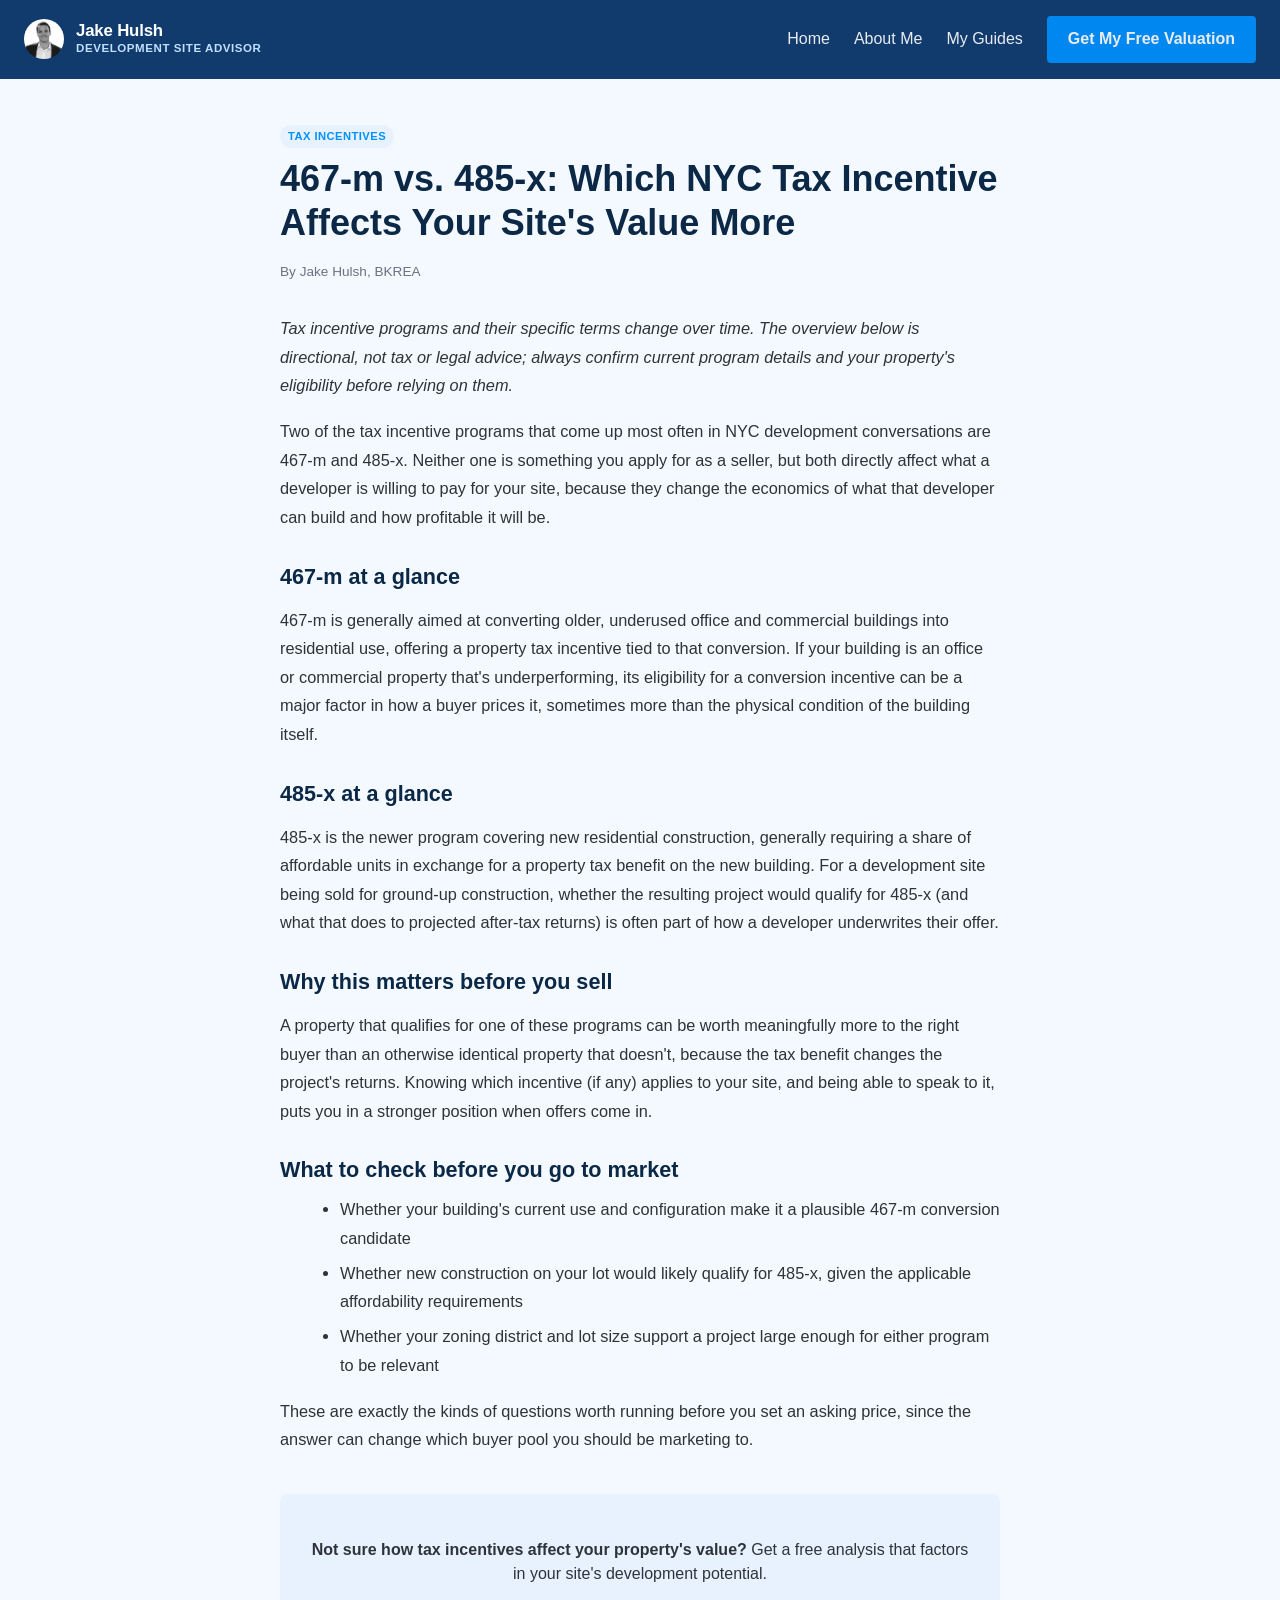
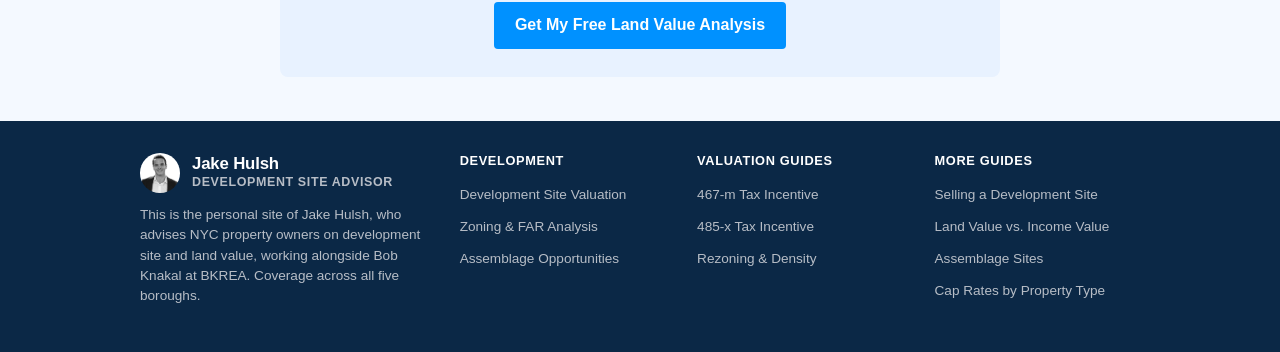
<file: articles/467m-vs-485x-tax-incentives/index.html>
<!DOCTYPE html>
<html lang="en">
<head>
<meta charset="UTF-8">
<meta name="viewport" content="width=device-width, initial-scale=1.0">
<title>467-m vs. 485-x: Which Tax Incentive Affects Your Site's Value | Jake Hulsh, BKREA</title>
<meta name="description" content="How the 467-m office conversion incentive and the 485-x construction incentive can affect what a developer is willing to pay for your NYC property.">
<link rel="stylesheet" href="../../css/style.css">
</head>
<body>

<header class="site-header">
  <a href="../../index.html" class="logo-link">
    <div class="logo-photo-wrap">
      <div class="logo-photo"><img src="../../graphic designs/Jake.png" alt="Jake Hulsh"></div>
      <div class="logo-photo-pop"><img src="../../graphic designs/Jake.png" alt="Jake Hulsh"></div>
      <div class="logo-speech-bubble"><span class="logo-speech-text">Curious what your property is worth?</span></div>
    </div>
    <div class="logo-text">
      <div class="logo-name">Jake Hulsh</div>
      <div class="logo-tagline">Development Site Advisor</div>
    </div>
  </a>
  <nav class="site-nav">
    <a href="../../index.html">Home</a>
    <a href="../../about/">About Me</a>
    <a href="../../articles/">My Guides</a>
    <a href="../../index.html#get-valuation" class="btn btn-primary">Get My Free Valuation</a>
  </nav>
  <button type="button" class="hamburger-btn" id="hamburger-btn" aria-label="Open menu" aria-expanded="false">
    <span></span><span></span><span></span>
  </button>
  <nav class="mobile-nav-panel" id="mobile-nav-panel">
    <a href="../../about/">About Me</a>
    <a href="../../articles/">My Guides</a>
    <a href="../../index.html#get-valuation" class="btn btn-primary">Get My Free Valuation</a>
  </nav>
</header>

<main class="page">
  <section class="page-section">
   <div class="section-inner">

    <div class="article-header">
      <span class="writing-tag">Tax Incentives</span>
      <h1>467-m vs. 485-x: Which NYC Tax Incentive Affects Your Site's Value More</h1>
      <p class="article-meta">By Jake Hulsh, BKREA</p>
    </div>

    <div class="article-body">
      <p><em>Tax incentive programs and their specific terms change over time. The overview below is directional, not tax or legal advice; always confirm current program details and your property's eligibility before relying on them.</em></p>

      <p>Two of the tax incentive programs that come up most often in NYC development conversations are 467-m and 485-x. Neither one is something you apply for as a seller, but both directly affect what a developer is willing to pay for your site, because they change the economics of what that developer can build and how profitable it will be.</p>

      <h2>467-m at a glance</h2>
      <p>467-m is generally aimed at converting older, underused office and commercial buildings into residential use, offering a property tax incentive tied to that conversion. If your building is an office or commercial property that's underperforming, its eligibility for a conversion incentive can be a major factor in how a buyer prices it, sometimes more than the physical condition of the building itself.</p>

      <h2>485-x at a glance</h2>
      <p>485-x is the newer program covering new residential construction, generally requiring a share of affordable units in exchange for a property tax benefit on the new building. For a development site being sold for ground-up construction, whether the resulting project would qualify for 485-x (and what that does to projected after-tax returns) is often part of how a developer underwrites their offer.</p>

      <h2>Why this matters before you sell</h2>
      <p>A property that qualifies for one of these programs can be worth meaningfully more to the right buyer than an otherwise identical property that doesn't, because the tax benefit changes the project's returns. Knowing which incentive (if any) applies to your site, and being able to speak to it, puts you in a stronger position when offers come in.</p>

      <h2>What to check before you go to market</h2>
      <ul>
        <li>Whether your building's current use and configuration make it a plausible 467-m conversion candidate</li>
        <li>Whether new construction on your lot would likely qualify for 485-x, given the applicable affordability requirements</li>
        <li>Whether your zoning district and lot size support a project large enough for either program to be relevant</li>
      </ul>
      <p>These are exactly the kinds of questions worth running before you set an asking price, since the answer can change which buyer pool you should be marketing to.</p>
    </div>

    <div class="article-cta">
      <p><strong>Not sure how tax incentives affect your property's value?</strong> Get a free analysis that factors in your site's development potential.</p>
      <a href="../../index.html#get-valuation" class="btn btn-primary">Get My Free Land Value Analysis</a>
    </div>

   </div>
  </section>
</main>

<footer class="site-footer">
  <div class="footer-grid">
    <div class="footer-brand">
      <a href="../../index.html" class="logo-link">
        <div class="logo-photo"><img src="../../graphic designs/Jake.png" alt="Jake Hulsh"></div>
        <div class="logo-text">
          <div class="logo-name">Jake Hulsh</div>
          <div class="logo-tagline">Development Site Advisor</div>
        </div>
      </a>
      <p>This is the personal site of Jake Hulsh, who advises NYC property owners on development site and land value, working alongside Bob Knakal at BKREA. Coverage across all five boroughs.</p>
    </div>
    <div class="footer-col">
      <h4>Development</h4>
      <ul>
        <li><a href="../land-value-vs-income-value/">Development Site Valuation</a></li>
        <li><a href="../far-and-buildable-square-footage-explained/">Zoning &amp; FAR Analysis</a></li>
        <li><a href="../assemblage-sites-nyc/">Assemblage Opportunities</a></li>
      </ul>
    </div>
    <div class="footer-col">
      <h4>Valuation Guides</h4>
      <ul>
        <li><a href="../467m-vs-485x-tax-incentives/">467-m Tax Incentive</a></li>
        <li><a href="../467m-vs-485x-tax-incentives/">485-x Tax Incentive</a></li>
        <li><a href="../far-and-buildable-square-footage-explained/">Rezoning &amp; Density</a></li>
      </ul>
    </div>
    <div class="footer-col">
      <h4>More Guides</h4>
      <ul>
        <li><a href="../sell-development-site-nyc/">Selling a Development Site</a></li>
        <li><a href="../land-value-vs-income-value/">Land Value vs. Income Value</a></li>
        <li><a href="../assemblage-sites-nyc/">Assemblage Sites</a></li>
        <li><a href="../nyc-cap-rates-by-property-type/">Cap Rates by Property Type</a></li>
      </ul>
    </div>
  </div>
</footer>

<script src="../../js/header-message.js"></script>
<script src="../../js/mobile-nav.js"></script>
</body>
</html>
</file>
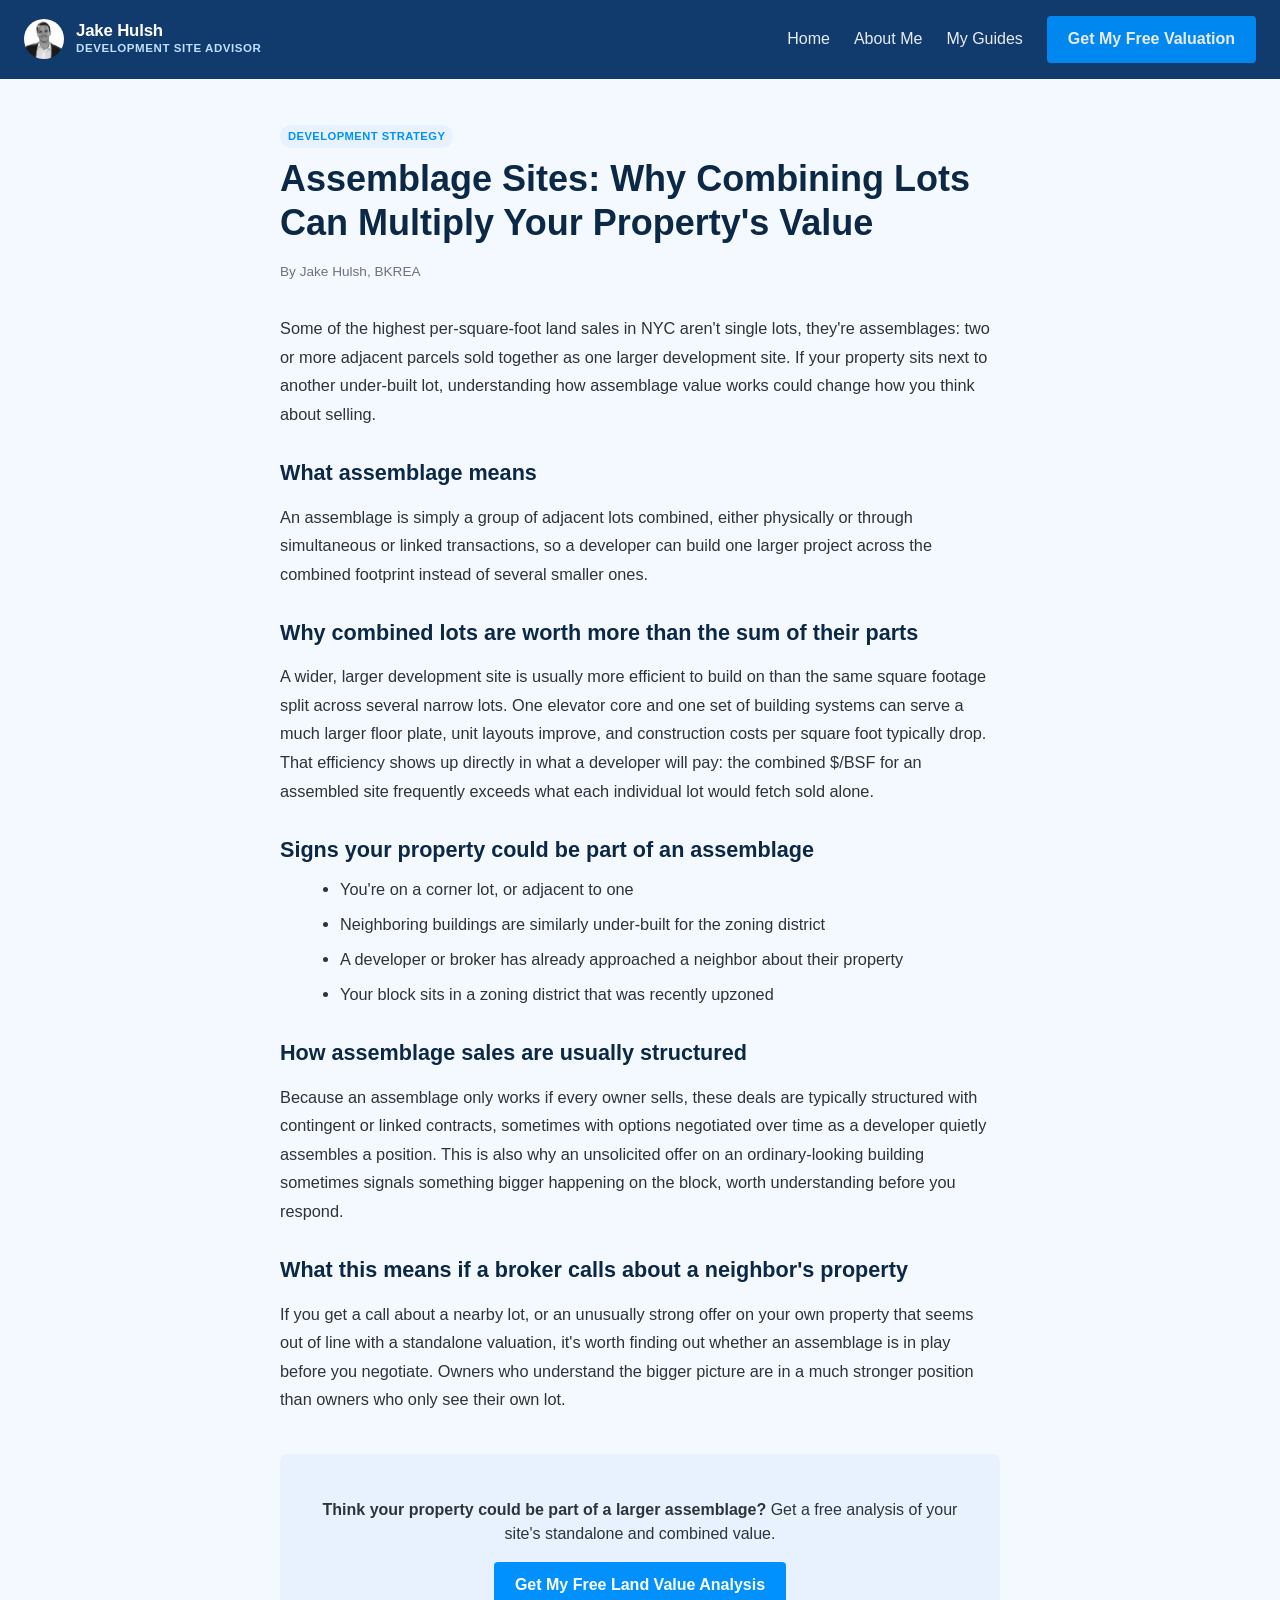
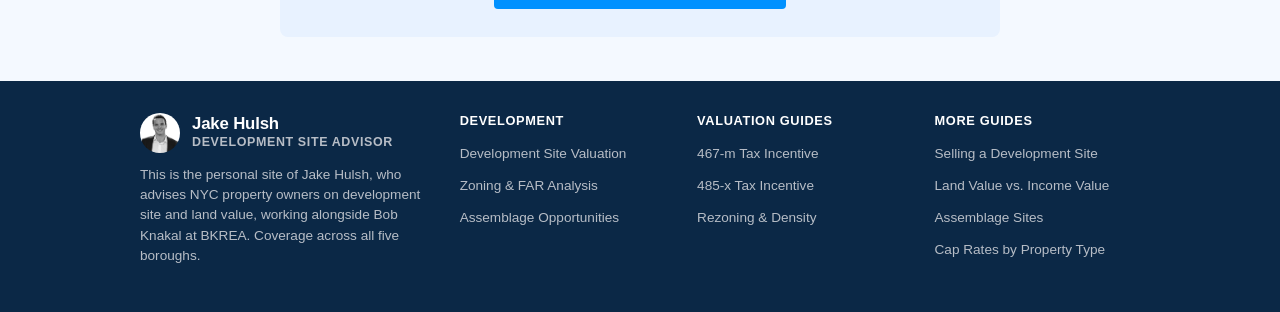
<file: articles/assemblage-sites-nyc/index.html>
<!DOCTYPE html>
<html lang="en">
<head>
<meta charset="UTF-8">
<meta name="viewport" content="width=device-width, initial-scale=1.0">
<title>Assemblage Sites: How Combining Lots Multiplies Value | Jake Hulsh, BKREA</title>
<meta name="description" content="Why a combined assemblage of NYC lots can be worth more than the sum of its parts, and how to know if your property could be part of one.">
<link rel="stylesheet" href="../../css/style.css">
</head>
<body>

<header class="site-header">
  <a href="../../index.html" class="logo-link">
    <div class="logo-photo-wrap">
      <div class="logo-photo"><img src="../../graphic designs/Jake.png" alt="Jake Hulsh"></div>
      <div class="logo-photo-pop"><img src="../../graphic designs/Jake.png" alt="Jake Hulsh"></div>
      <div class="logo-speech-bubble"><span class="logo-speech-text">Curious what your property is worth?</span></div>
    </div>
    <div class="logo-text">
      <div class="logo-name">Jake Hulsh</div>
      <div class="logo-tagline">Development Site Advisor</div>
    </div>
  </a>
  <nav class="site-nav">
    <a href="../../index.html">Home</a>
    <a href="../../about/">About Me</a>
    <a href="../../articles/">My Guides</a>
    <a href="../../index.html#get-valuation" class="btn btn-primary">Get My Free Valuation</a>
  </nav>
  <button type="button" class="hamburger-btn" id="hamburger-btn" aria-label="Open menu" aria-expanded="false">
    <span></span><span></span><span></span>
  </button>
  <nav class="mobile-nav-panel" id="mobile-nav-panel">
    <a href="../../about/">About Me</a>
    <a href="../../articles/">My Guides</a>
    <a href="../../index.html#get-valuation" class="btn btn-primary">Get My Free Valuation</a>
  </nav>
</header>

<main class="page">
  <section class="page-section">
   <div class="section-inner">

    <div class="article-header">
      <span class="writing-tag">Development Strategy</span>
      <h1>Assemblage Sites: Why Combining Lots Can Multiply Your Property's Value</h1>
      <p class="article-meta">By Jake Hulsh, BKREA</p>
    </div>

    <div class="article-body">
      <p>Some of the highest per-square-foot land sales in NYC aren't single lots, they're assemblages: two or more adjacent parcels sold together as one larger development site. If your property sits next to another under-built lot, understanding how assemblage value works could change how you think about selling.</p>

      <h2>What assemblage means</h2>
      <p>An assemblage is simply a group of adjacent lots combined, either physically or through simultaneous or linked transactions, so a developer can build one larger project across the combined footprint instead of several smaller ones.</p>

      <h2>Why combined lots are worth more than the sum of their parts</h2>
      <p>A wider, larger development site is usually more efficient to build on than the same square footage split across several narrow lots. One elevator core and one set of building systems can serve a much larger floor plate, unit layouts improve, and construction costs per square foot typically drop. That efficiency shows up directly in what a developer will pay: the combined $/BSF for an assembled site frequently exceeds what each individual lot would fetch sold alone.</p>

      <h2>Signs your property could be part of an assemblage</h2>
      <ul>
        <li>You're on a corner lot, or adjacent to one</li>
        <li>Neighboring buildings are similarly under-built for the zoning district</li>
        <li>A developer or broker has already approached a neighbor about their property</li>
        <li>Your block sits in a zoning district that was recently upzoned</li>
      </ul>

      <h2>How assemblage sales are usually structured</h2>
      <p>Because an assemblage only works if every owner sells, these deals are typically structured with contingent or linked contracts, sometimes with options negotiated over time as a developer quietly assembles a position. This is also why an unsolicited offer on an ordinary-looking building sometimes signals something bigger happening on the block, worth understanding before you respond.</p>

      <h2>What this means if a broker calls about a neighbor's property</h2>
      <p>If you get a call about a nearby lot, or an unusually strong offer on your own property that seems out of line with a standalone valuation, it's worth finding out whether an assemblage is in play before you negotiate. Owners who understand the bigger picture are in a much stronger position than owners who only see their own lot.</p>
    </div>

    <div class="article-cta">
      <p><strong>Think your property could be part of a larger assemblage?</strong> Get a free analysis of your site's standalone and combined value.</p>
      <a href="../../index.html#get-valuation" class="btn btn-primary">Get My Free Land Value Analysis</a>
    </div>

   </div>
  </section>
</main>

<footer class="site-footer">
  <div class="footer-grid">
    <div class="footer-brand">
      <a href="../../index.html" class="logo-link">
        <div class="logo-photo"><img src="../../graphic designs/Jake.png" alt="Jake Hulsh"></div>
        <div class="logo-text">
          <div class="logo-name">Jake Hulsh</div>
          <div class="logo-tagline">Development Site Advisor</div>
        </div>
      </a>
      <p>This is the personal site of Jake Hulsh, who advises NYC property owners on development site and land value, working alongside Bob Knakal at BKREA. Coverage across all five boroughs.</p>
    </div>
    <div class="footer-col">
      <h4>Development</h4>
      <ul>
        <li><a href="../land-value-vs-income-value/">Development Site Valuation</a></li>
        <li><a href="../far-and-buildable-square-footage-explained/">Zoning &amp; FAR Analysis</a></li>
        <li><a href="../assemblage-sites-nyc/">Assemblage Opportunities</a></li>
      </ul>
    </div>
    <div class="footer-col">
      <h4>Valuation Guides</h4>
      <ul>
        <li><a href="../467m-vs-485x-tax-incentives/">467-m Tax Incentive</a></li>
        <li><a href="../467m-vs-485x-tax-incentives/">485-x Tax Incentive</a></li>
        <li><a href="../far-and-buildable-square-footage-explained/">Rezoning &amp; Density</a></li>
      </ul>
    </div>
    <div class="footer-col">
      <h4>More Guides</h4>
      <ul>
        <li><a href="../sell-development-site-nyc/">Selling a Development Site</a></li>
        <li><a href="../land-value-vs-income-value/">Land Value vs. Income Value</a></li>
        <li><a href="../assemblage-sites-nyc/">Assemblage Sites</a></li>
        <li><a href="../nyc-cap-rates-by-property-type/">Cap Rates by Property Type</a></li>
      </ul>
    </div>
  </div>
</footer>

<script src="../../js/header-message.js"></script>
<script src="../../js/mobile-nav.js"></script>
</body>
</html>
</file>
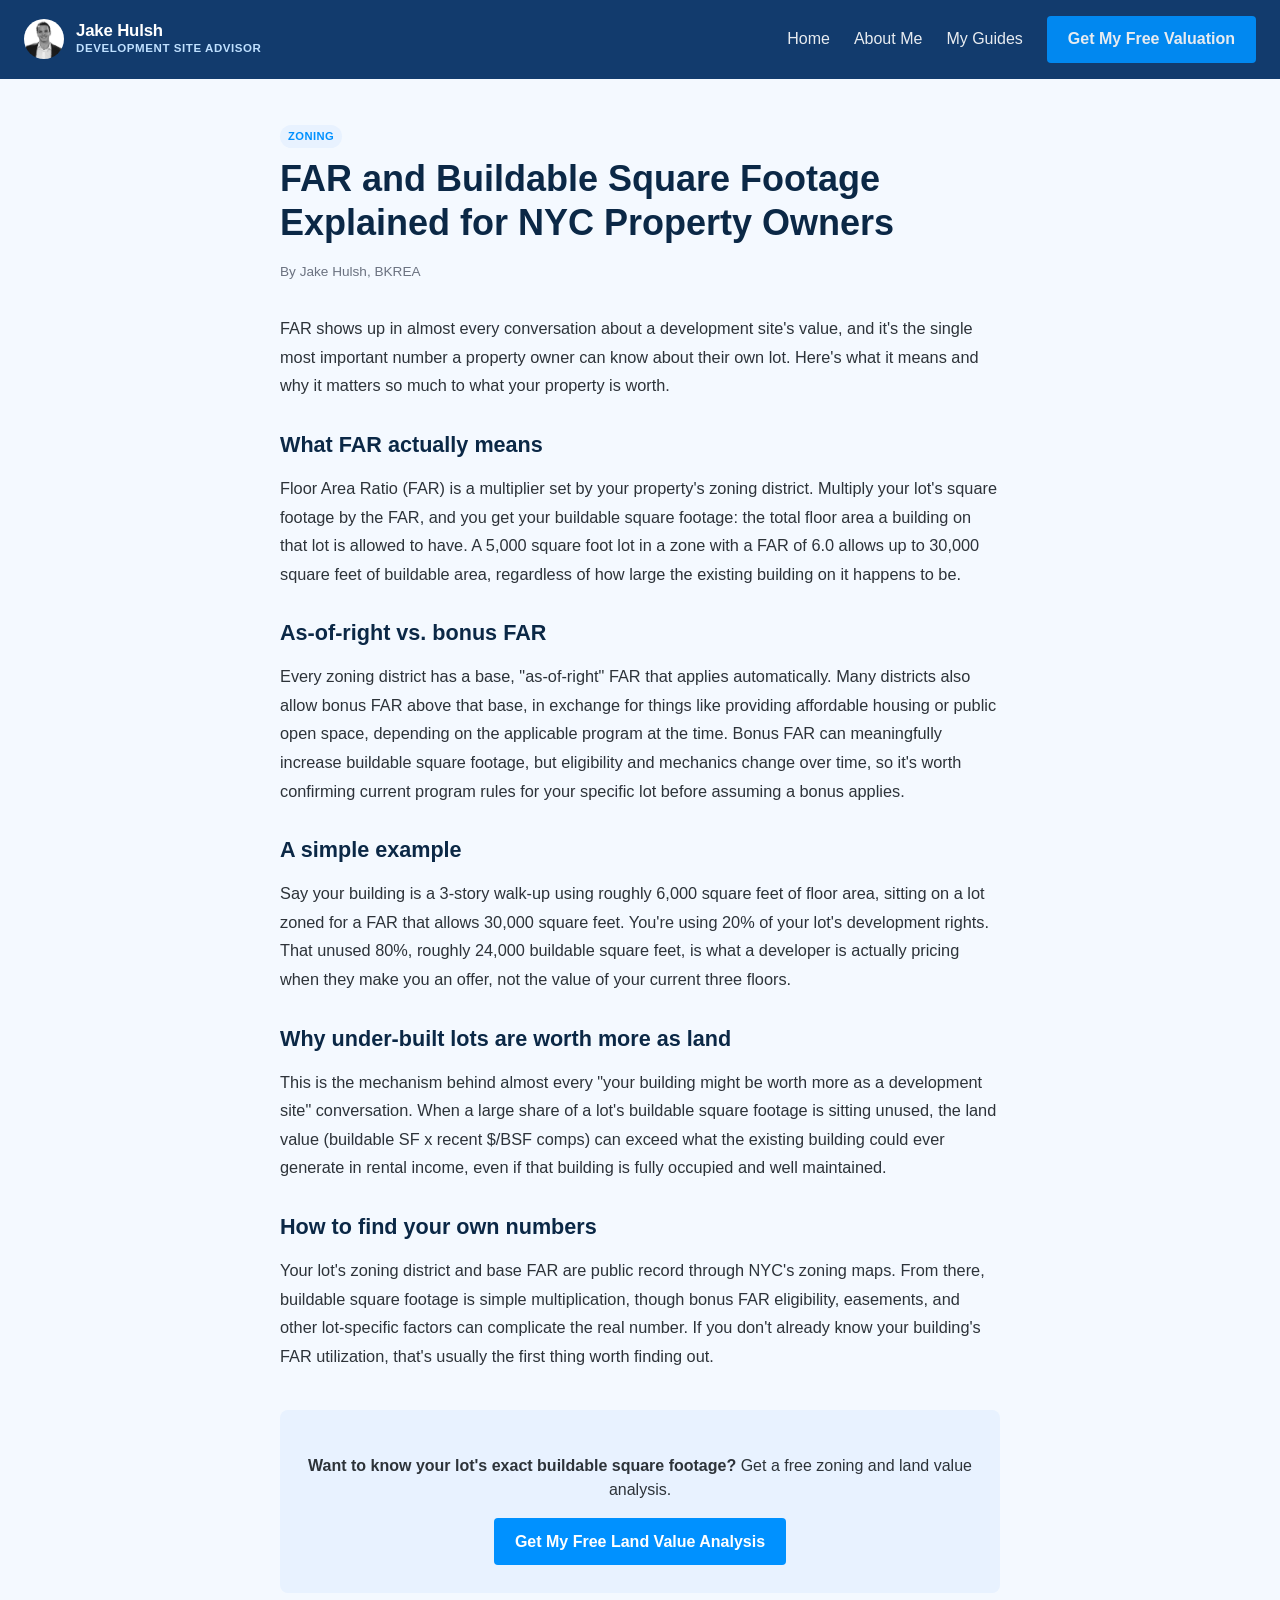
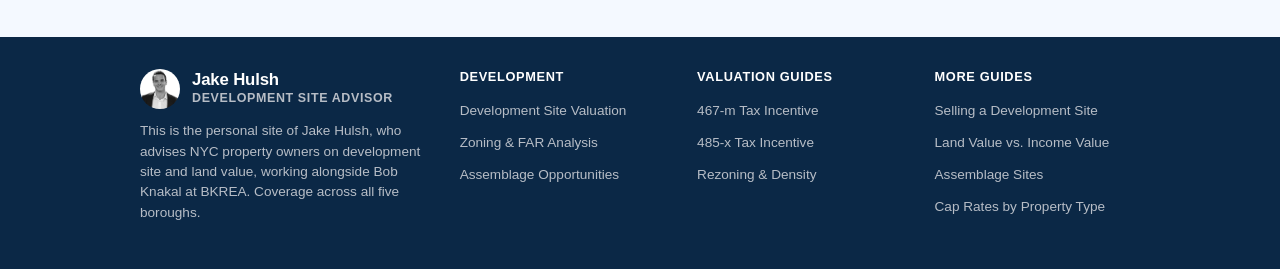
<file: articles/far-and-buildable-square-footage-explained/index.html>
<!DOCTYPE html>
<html lang="en">
<head>
<meta charset="UTF-8">
<meta name="viewport" content="width=device-width, initial-scale=1.0">
<title>FAR and Buildable Square Footage Explained | Jake Hulsh, BKREA</title>
<meta name="description" content="A plain-English guide to FAR (floor area ratio) and buildable square footage for NYC property owners, and why under-built lots are worth more as land.">
<link rel="stylesheet" href="../../css/style.css">
</head>
<body>

<header class="site-header">
  <a href="../../index.html" class="logo-link">
    <div class="logo-photo-wrap">
      <div class="logo-photo"><img src="../../graphic designs/Jake.png" alt="Jake Hulsh"></div>
      <div class="logo-photo-pop"><img src="../../graphic designs/Jake.png" alt="Jake Hulsh"></div>
      <div class="logo-speech-bubble"><span class="logo-speech-text">Curious what your property is worth?</span></div>
    </div>
    <div class="logo-text">
      <div class="logo-name">Jake Hulsh</div>
      <div class="logo-tagline">Development Site Advisor</div>
    </div>
  </a>
  <nav class="site-nav">
    <a href="../../index.html">Home</a>
    <a href="../../about/">About Me</a>
    <a href="../../articles/">My Guides</a>
    <a href="../../index.html#get-valuation" class="btn btn-primary">Get My Free Valuation</a>
  </nav>
  <button type="button" class="hamburger-btn" id="hamburger-btn" aria-label="Open menu" aria-expanded="false">
    <span></span><span></span><span></span>
  </button>
  <nav class="mobile-nav-panel" id="mobile-nav-panel">
    <a href="../../about/">About Me</a>
    <a href="../../articles/">My Guides</a>
    <a href="../../index.html#get-valuation" class="btn btn-primary">Get My Free Valuation</a>
  </nav>
</header>

<main class="page">
  <section class="page-section">
   <div class="section-inner">

    <div class="article-header">
      <span class="writing-tag">Zoning</span>
      <h1>FAR and Buildable Square Footage Explained for NYC Property Owners</h1>
      <p class="article-meta">By Jake Hulsh, BKREA</p>
    </div>

    <div class="article-body">
      <p>FAR shows up in almost every conversation about a development site's value, and it's the single most important number a property owner can know about their own lot. Here's what it means and why it matters so much to what your property is worth.</p>

      <h2>What FAR actually means</h2>
      <p>Floor Area Ratio (FAR) is a multiplier set by your property's zoning district. Multiply your lot's square footage by the FAR, and you get your buildable square footage: the total floor area a building on that lot is allowed to have. A 5,000 square foot lot in a zone with a FAR of 6.0 allows up to 30,000 square feet of buildable area, regardless of how large the existing building on it happens to be.</p>

      <h2>As-of-right vs. bonus FAR</h2>
      <p>Every zoning district has a base, "as-of-right" FAR that applies automatically. Many districts also allow bonus FAR above that base, in exchange for things like providing affordable housing or public open space, depending on the applicable program at the time. Bonus FAR can meaningfully increase buildable square footage, but eligibility and mechanics change over time, so it's worth confirming current program rules for your specific lot before assuming a bonus applies.</p>

      <h2>A simple example</h2>
      <p>Say your building is a 3-story walk-up using roughly 6,000 square feet of floor area, sitting on a lot zoned for a FAR that allows 30,000 square feet. You're using 20% of your lot's development rights. That unused 80%, roughly 24,000 buildable square feet, is what a developer is actually pricing when they make you an offer, not the value of your current three floors.</p>

      <h2>Why under-built lots are worth more as land</h2>
      <p>This is the mechanism behind almost every "your building might be worth more as a development site" conversation. When a large share of a lot's buildable square footage is sitting unused, the land value (buildable SF x recent $/BSF comps) can exceed what the existing building could ever generate in rental income, even if that building is fully occupied and well maintained.</p>

      <h2>How to find your own numbers</h2>
      <p>Your lot's zoning district and base FAR are public record through NYC's zoning maps. From there, buildable square footage is simple multiplication, though bonus FAR eligibility, easements, and other lot-specific factors can complicate the real number. If you don't already know your building's FAR utilization, that's usually the first thing worth finding out.</p>
    </div>

    <div class="article-cta">
      <p><strong>Want to know your lot's exact buildable square footage?</strong> Get a free zoning and land value analysis.</p>
      <a href="../../index.html#get-valuation" class="btn btn-primary">Get My Free Land Value Analysis</a>
    </div>

   </div>
  </section>
</main>

<footer class="site-footer">
  <div class="footer-grid">
    <div class="footer-brand">
      <a href="../../index.html" class="logo-link">
        <div class="logo-photo"><img src="../../graphic designs/Jake.png" alt="Jake Hulsh"></div>
        <div class="logo-text">
          <div class="logo-name">Jake Hulsh</div>
          <div class="logo-tagline">Development Site Advisor</div>
        </div>
      </a>
      <p>This is the personal site of Jake Hulsh, who advises NYC property owners on development site and land value, working alongside Bob Knakal at BKREA. Coverage across all five boroughs.</p>
    </div>
    <div class="footer-col">
      <h4>Development</h4>
      <ul>
        <li><a href="../land-value-vs-income-value/">Development Site Valuation</a></li>
        <li><a href="../far-and-buildable-square-footage-explained/">Zoning &amp; FAR Analysis</a></li>
        <li><a href="../assemblage-sites-nyc/">Assemblage Opportunities</a></li>
      </ul>
    </div>
    <div class="footer-col">
      <h4>Valuation Guides</h4>
      <ul>
        <li><a href="../467m-vs-485x-tax-incentives/">467-m Tax Incentive</a></li>
        <li><a href="../467m-vs-485x-tax-incentives/">485-x Tax Incentive</a></li>
        <li><a href="../far-and-buildable-square-footage-explained/">Rezoning &amp; Density</a></li>
      </ul>
    </div>
    <div class="footer-col">
      <h4>More Guides</h4>
      <ul>
        <li><a href="../sell-development-site-nyc/">Selling a Development Site</a></li>
        <li><a href="../land-value-vs-income-value/">Land Value vs. Income Value</a></li>
        <li><a href="../assemblage-sites-nyc/">Assemblage Sites</a></li>
        <li><a href="../nyc-cap-rates-by-property-type/">Cap Rates by Property Type</a></li>
      </ul>
    </div>
  </div>
</footer>

<script src="../../js/header-message.js"></script>
<script src="../../js/mobile-nav.js"></script>
</body>
</html>
</file>
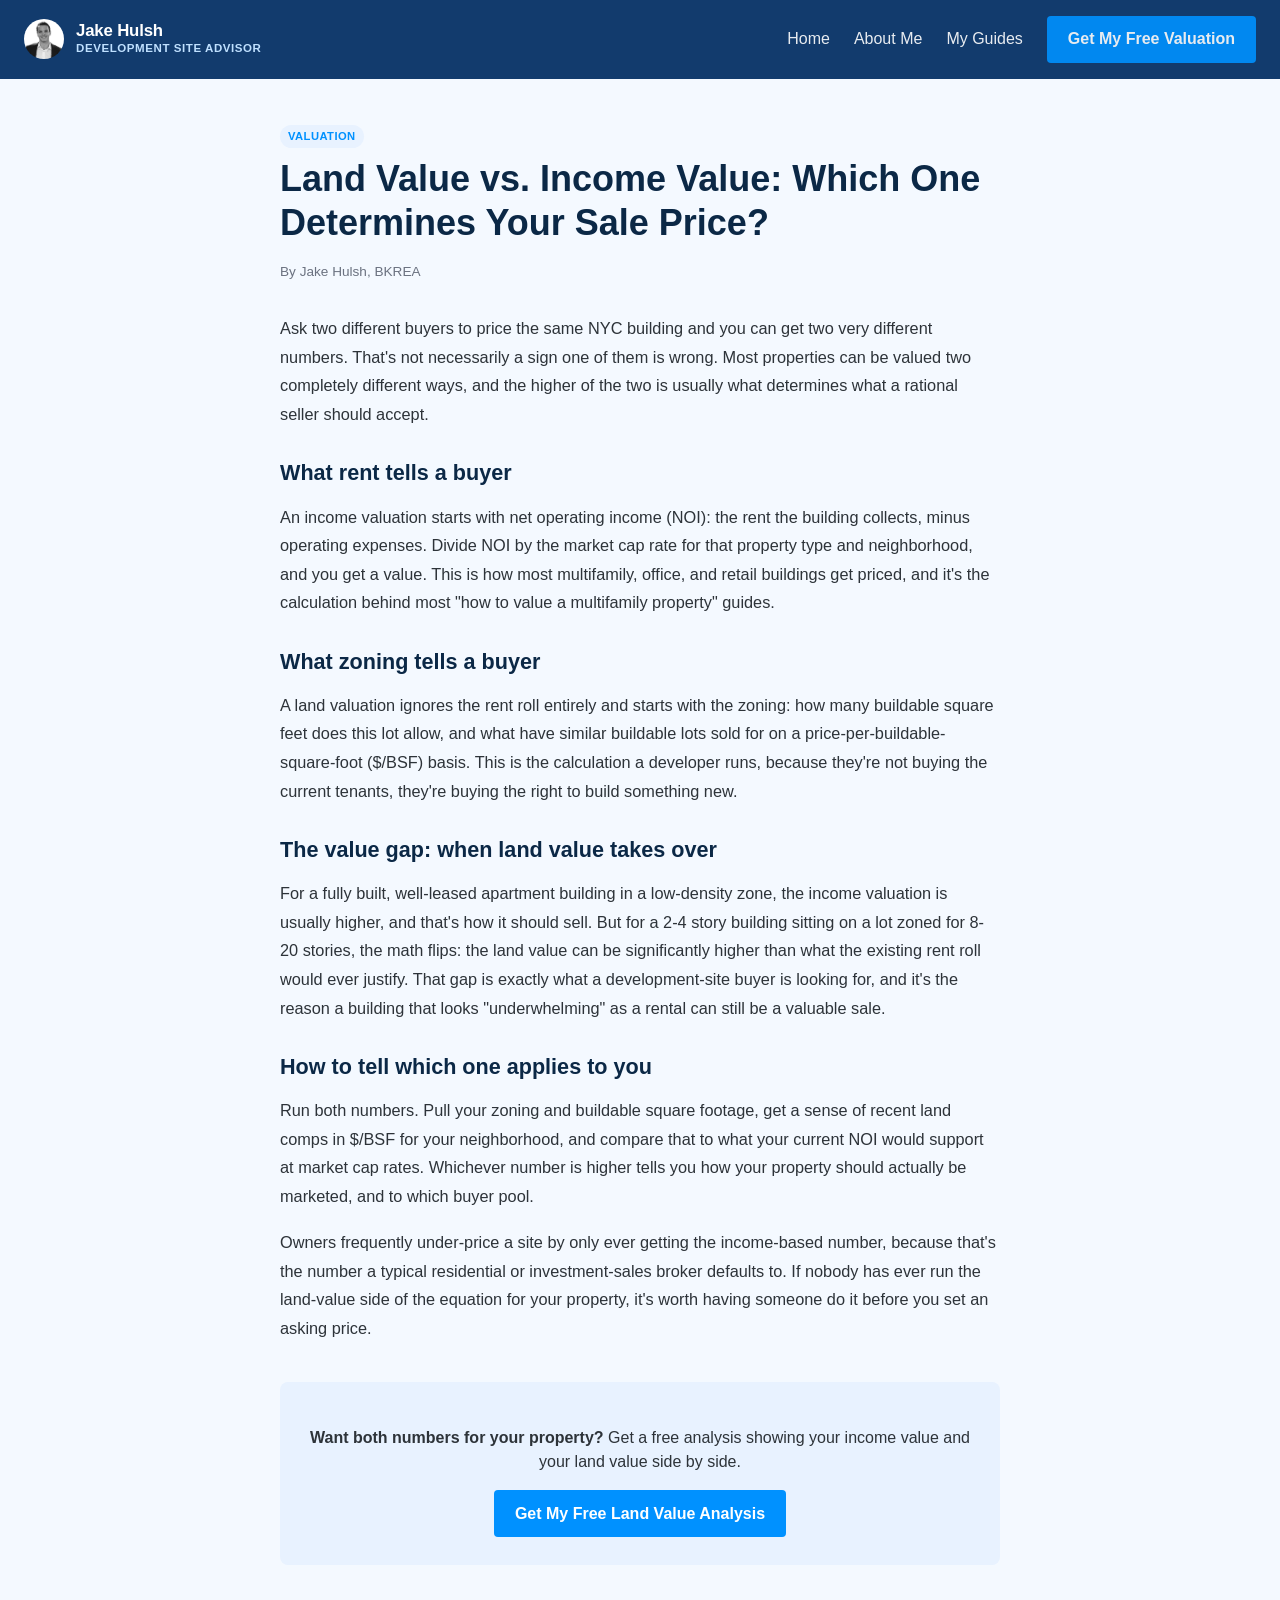
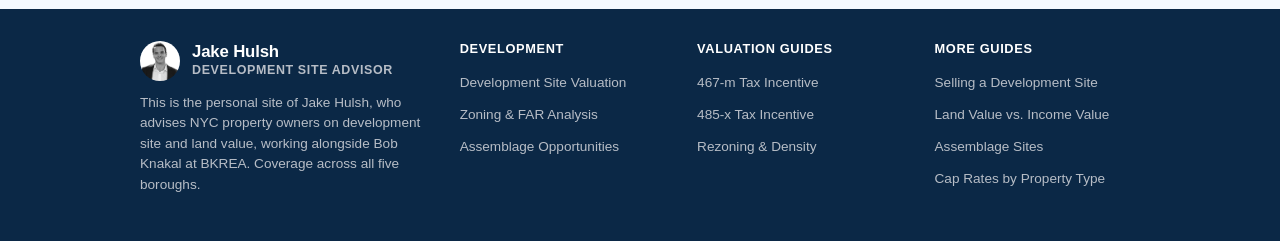
<file: articles/land-value-vs-income-value/index.html>
<!DOCTYPE html>
<html lang="en">
<head>
<meta charset="UTF-8">
<meta name="viewport" content="width=device-width, initial-scale=1.0">
<title>Land Value vs. Income Value: What Sets Your Sale Price | Jake Hulsh, BKREA</title>
<meta name="description" content="Every NYC property can be valued two ways: by its rental income or by its development potential. Here's how to tell which one actually determines your sale price.">
<link rel="stylesheet" href="../../css/style.css">
</head>
<body>

<header class="site-header">
  <a href="../../index.html" class="logo-link">
    <div class="logo-photo-wrap">
      <div class="logo-photo"><img src="../../graphic designs/Jake.png" alt="Jake Hulsh"></div>
      <div class="logo-photo-pop"><img src="../../graphic designs/Jake.png" alt="Jake Hulsh"></div>
      <div class="logo-speech-bubble"><span class="logo-speech-text">Curious what your property is worth?</span></div>
    </div>
    <div class="logo-text">
      <div class="logo-name">Jake Hulsh</div>
      <div class="logo-tagline">Development Site Advisor</div>
    </div>
  </a>
  <nav class="site-nav">
    <a href="../../index.html">Home</a>
    <a href="../../about/">About Me</a>
    <a href="../../articles/">My Guides</a>
    <a href="../../index.html#get-valuation" class="btn btn-primary">Get My Free Valuation</a>
  </nav>
  <button type="button" class="hamburger-btn" id="hamburger-btn" aria-label="Open menu" aria-expanded="false">
    <span></span><span></span><span></span>
  </button>
  <nav class="mobile-nav-panel" id="mobile-nav-panel">
    <a href="../../about/">About Me</a>
    <a href="../../articles/">My Guides</a>
    <a href="../../index.html#get-valuation" class="btn btn-primary">Get My Free Valuation</a>
  </nav>
</header>

<main class="page">
  <section class="page-section">
   <div class="section-inner">

    <div class="article-header">
      <span class="writing-tag">Valuation</span>
      <h1>Land Value vs. Income Value: Which One Determines Your Sale Price?</h1>
      <p class="article-meta">By Jake Hulsh, BKREA</p>
    </div>

    <div class="article-body">
      <p>Ask two different buyers to price the same NYC building and you can get two very different numbers. That's not necessarily a sign one of them is wrong. Most properties can be valued two completely different ways, and the higher of the two is usually what determines what a rational seller should accept.</p>

      <h2>What rent tells a buyer</h2>
      <p>An income valuation starts with net operating income (NOI): the rent the building collects, minus operating expenses. Divide NOI by the market cap rate for that property type and neighborhood, and you get a value. This is how most multifamily, office, and retail buildings get priced, and it's the calculation behind most "how to value a multifamily property" guides.</p>

      <h2>What zoning tells a buyer</h2>
      <p>A land valuation ignores the rent roll entirely and starts with the zoning: how many buildable square feet does this lot allow, and what have similar buildable lots sold for on a price-per-buildable-square-foot ($/BSF) basis. This is the calculation a developer runs, because they're not buying the current tenants, they're buying the right to build something new.</p>

      <h2>The value gap: when land value takes over</h2>
      <p>For a fully built, well-leased apartment building in a low-density zone, the income valuation is usually higher, and that's how it should sell. But for a 2-4 story building sitting on a lot zoned for 8-20 stories, the math flips: the land value can be significantly higher than what the existing rent roll would ever justify. That gap is exactly what a development-site buyer is looking for, and it's the reason a building that looks "underwhelming" as a rental can still be a valuable sale.</p>

      <h2>How to tell which one applies to you</h2>
      <p>Run both numbers. Pull your zoning and buildable square footage, get a sense of recent land comps in $/BSF for your neighborhood, and compare that to what your current NOI would support at market cap rates. Whichever number is higher tells you how your property should actually be marketed, and to which buyer pool.</p>

      <p>Owners frequently under-price a site by only ever getting the income-based number, because that's the number a typical residential or investment-sales broker defaults to. If nobody has ever run the land-value side of the equation for your property, it's worth having someone do it before you set an asking price.</p>
    </div>

    <div class="article-cta">
      <p><strong>Want both numbers for your property?</strong> Get a free analysis showing your income value and your land value side by side.</p>
      <a href="../../index.html#get-valuation" class="btn btn-primary">Get My Free Land Value Analysis</a>
    </div>

   </div>
  </section>
</main>

<footer class="site-footer">
  <div class="footer-grid">
    <div class="footer-brand">
      <a href="../../index.html" class="logo-link">
        <div class="logo-photo"><img src="../../graphic designs/Jake.png" alt="Jake Hulsh"></div>
        <div class="logo-text">
          <div class="logo-name">Jake Hulsh</div>
          <div class="logo-tagline">Development Site Advisor</div>
        </div>
      </a>
      <p>This is the personal site of Jake Hulsh, who advises NYC property owners on development site and land value, working alongside Bob Knakal at BKREA. Coverage across all five boroughs.</p>
    </div>
    <div class="footer-col">
      <h4>Development</h4>
      <ul>
        <li><a href="../land-value-vs-income-value/">Development Site Valuation</a></li>
        <li><a href="../far-and-buildable-square-footage-explained/">Zoning &amp; FAR Analysis</a></li>
        <li><a href="../assemblage-sites-nyc/">Assemblage Opportunities</a></li>
      </ul>
    </div>
    <div class="footer-col">
      <h4>Valuation Guides</h4>
      <ul>
        <li><a href="../467m-vs-485x-tax-incentives/">467-m Tax Incentive</a></li>
        <li><a href="../467m-vs-485x-tax-incentives/">485-x Tax Incentive</a></li>
        <li><a href="../far-and-buildable-square-footage-explained/">Rezoning &amp; Density</a></li>
      </ul>
    </div>
    <div class="footer-col">
      <h4>More Guides</h4>
      <ul>
        <li><a href="../sell-development-site-nyc/">Selling a Development Site</a></li>
        <li><a href="../land-value-vs-income-value/">Land Value vs. Income Value</a></li>
        <li><a href="../assemblage-sites-nyc/">Assemblage Sites</a></li>
        <li><a href="../nyc-cap-rates-by-property-type/">Cap Rates by Property Type</a></li>
      </ul>
    </div>
  </div>
</footer>

<script src="../../js/header-message.js"></script>
<script src="../../js/mobile-nav.js"></script>
</body>
</html>
</file>
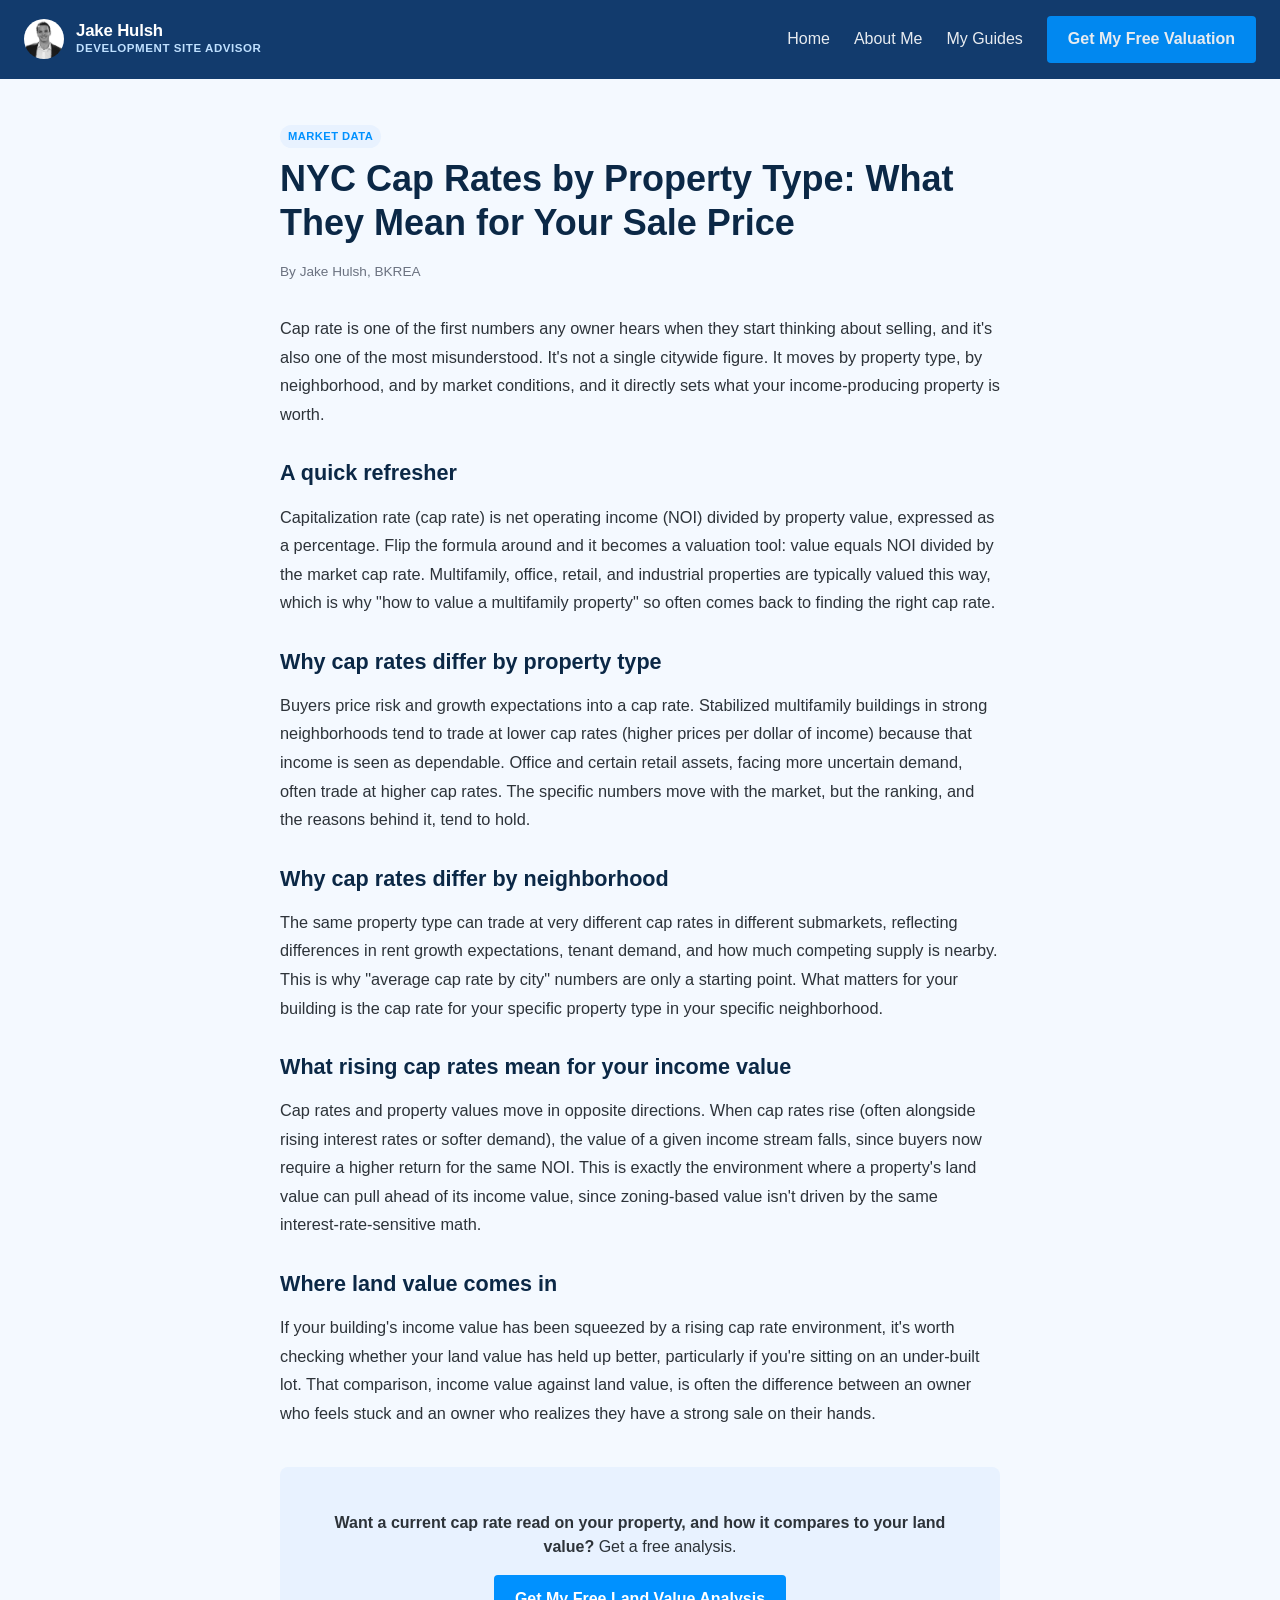
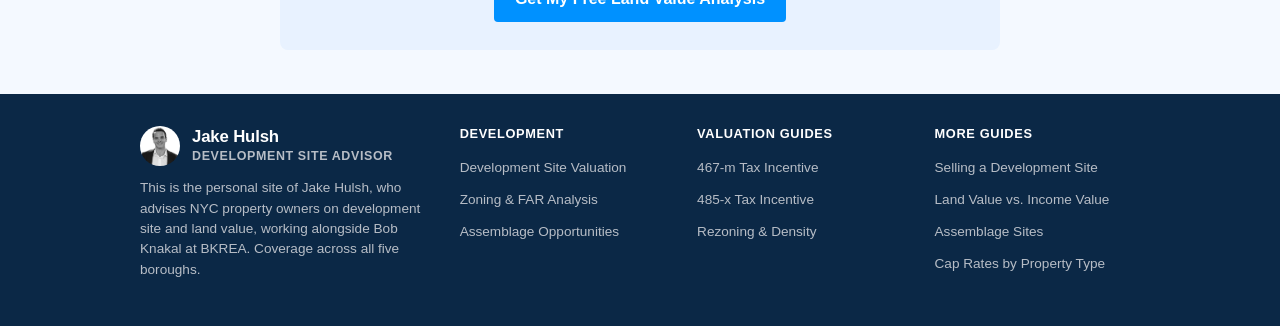
<file: articles/nyc-cap-rates-by-property-type/index.html>
<!DOCTYPE html>
<html lang="en">
<head>
<meta charset="UTF-8">
<meta name="viewport" content="width=device-width, initial-scale=1.0">
<title>NYC Cap Rates by Property Type Explained | Jake Hulsh, BKREA</title>
<meta name="description" content="Why cap rates differ by property type and neighborhood in NYC, and what rising cap rates mean for your building's sale price and development potential.">
<link rel="stylesheet" href="../../css/style.css">
</head>
<body>

<header class="site-header">
  <a href="../../index.html" class="logo-link">
    <div class="logo-photo-wrap">
      <div class="logo-photo"><img src="../../graphic designs/Jake.png" alt="Jake Hulsh"></div>
      <div class="logo-photo-pop"><img src="../../graphic designs/Jake.png" alt="Jake Hulsh"></div>
      <div class="logo-speech-bubble"><span class="logo-speech-text">Curious what your property is worth?</span></div>
    </div>
    <div class="logo-text">
      <div class="logo-name">Jake Hulsh</div>
      <div class="logo-tagline">Development Site Advisor</div>
    </div>
  </a>
  <nav class="site-nav">
    <a href="../../index.html">Home</a>
    <a href="../../about/">About Me</a>
    <a href="../../articles/">My Guides</a>
    <a href="../../index.html#get-valuation" class="btn btn-primary">Get My Free Valuation</a>
  </nav>
  <button type="button" class="hamburger-btn" id="hamburger-btn" aria-label="Open menu" aria-expanded="false">
    <span></span><span></span><span></span>
  </button>
  <nav class="mobile-nav-panel" id="mobile-nav-panel">
    <a href="../../about/">About Me</a>
    <a href="../../articles/">My Guides</a>
    <a href="../../index.html#get-valuation" class="btn btn-primary">Get My Free Valuation</a>
  </nav>
</header>

<main class="page">
  <section class="page-section">
   <div class="section-inner">

    <div class="article-header">
      <span class="writing-tag">Market Data</span>
      <h1>NYC Cap Rates by Property Type: What They Mean for Your Sale Price</h1>
      <p class="article-meta">By Jake Hulsh, BKREA</p>
    </div>

    <div class="article-body">
      <p>Cap rate is one of the first numbers any owner hears when they start thinking about selling, and it's also one of the most misunderstood. It's not a single citywide figure. It moves by property type, by neighborhood, and by market conditions, and it directly sets what your income-producing property is worth.</p>

      <h2>A quick refresher</h2>
      <p>Capitalization rate (cap rate) is net operating income (NOI) divided by property value, expressed as a percentage. Flip the formula around and it becomes a valuation tool: value equals NOI divided by the market cap rate. Multifamily, office, retail, and industrial properties are typically valued this way, which is why "how to value a multifamily property" so often comes back to finding the right cap rate.</p>

      <h2>Why cap rates differ by property type</h2>
      <p>Buyers price risk and growth expectations into a cap rate. Stabilized multifamily buildings in strong neighborhoods tend to trade at lower cap rates (higher prices per dollar of income) because that income is seen as dependable. Office and certain retail assets, facing more uncertain demand, often trade at higher cap rates. The specific numbers move with the market, but the ranking, and the reasons behind it, tend to hold.</p>

      <h2>Why cap rates differ by neighborhood</h2>
      <p>The same property type can trade at very different cap rates in different submarkets, reflecting differences in rent growth expectations, tenant demand, and how much competing supply is nearby. This is why "average cap rate by city" numbers are only a starting point. What matters for your building is the cap rate for your specific property type in your specific neighborhood.</p>

      <h2>What rising cap rates mean for your income value</h2>
      <p>Cap rates and property values move in opposite directions. When cap rates rise (often alongside rising interest rates or softer demand), the value of a given income stream falls, since buyers now require a higher return for the same NOI. This is exactly the environment where a property's land value can pull ahead of its income value, since zoning-based value isn't driven by the same interest-rate-sensitive math.</p>

      <h2>Where land value comes in</h2>
      <p>If your building's income value has been squeezed by a rising cap rate environment, it's worth checking whether your land value has held up better, particularly if you're sitting on an under-built lot. That comparison, income value against land value, is often the difference between an owner who feels stuck and an owner who realizes they have a strong sale on their hands.</p>
    </div>

    <div class="article-cta">
      <p><strong>Want a current cap rate read on your property, and how it compares to your land value?</strong> Get a free analysis.</p>
      <a href="../../index.html#get-valuation" class="btn btn-primary">Get My Free Land Value Analysis</a>
    </div>

   </div>
  </section>
</main>

<footer class="site-footer">
  <div class="footer-grid">
    <div class="footer-brand">
      <a href="../../index.html" class="logo-link">
        <div class="logo-photo"><img src="../../graphic designs/Jake.png" alt="Jake Hulsh"></div>
        <div class="logo-text">
          <div class="logo-name">Jake Hulsh</div>
          <div class="logo-tagline">Development Site Advisor</div>
        </div>
      </a>
      <p>This is the personal site of Jake Hulsh, who advises NYC property owners on development site and land value, working alongside Bob Knakal at BKREA. Coverage across all five boroughs.</p>
    </div>
    <div class="footer-col">
      <h4>Development</h4>
      <ul>
        <li><a href="../land-value-vs-income-value/">Development Site Valuation</a></li>
        <li><a href="../far-and-buildable-square-footage-explained/">Zoning &amp; FAR Analysis</a></li>
        <li><a href="../assemblage-sites-nyc/">Assemblage Opportunities</a></li>
      </ul>
    </div>
    <div class="footer-col">
      <h4>Valuation Guides</h4>
      <ul>
        <li><a href="../467m-vs-485x-tax-incentives/">467-m Tax Incentive</a></li>
        <li><a href="../467m-vs-485x-tax-incentives/">485-x Tax Incentive</a></li>
        <li><a href="../far-and-buildable-square-footage-explained/">Rezoning &amp; Density</a></li>
      </ul>
    </div>
    <div class="footer-col">
      <h4>More Guides</h4>
      <ul>
        <li><a href="../sell-development-site-nyc/">Selling a Development Site</a></li>
        <li><a href="../land-value-vs-income-value/">Land Value vs. Income Value</a></li>
        <li><a href="../assemblage-sites-nyc/">Assemblage Sites</a></li>
        <li><a href="../nyc-cap-rates-by-property-type/">Cap Rates by Property Type</a></li>
      </ul>
    </div>
  </div>
</footer>

<script src="../../js/header-message.js"></script>
<script src="../../js/mobile-nav.js"></script>
</body>
</html>
</file>
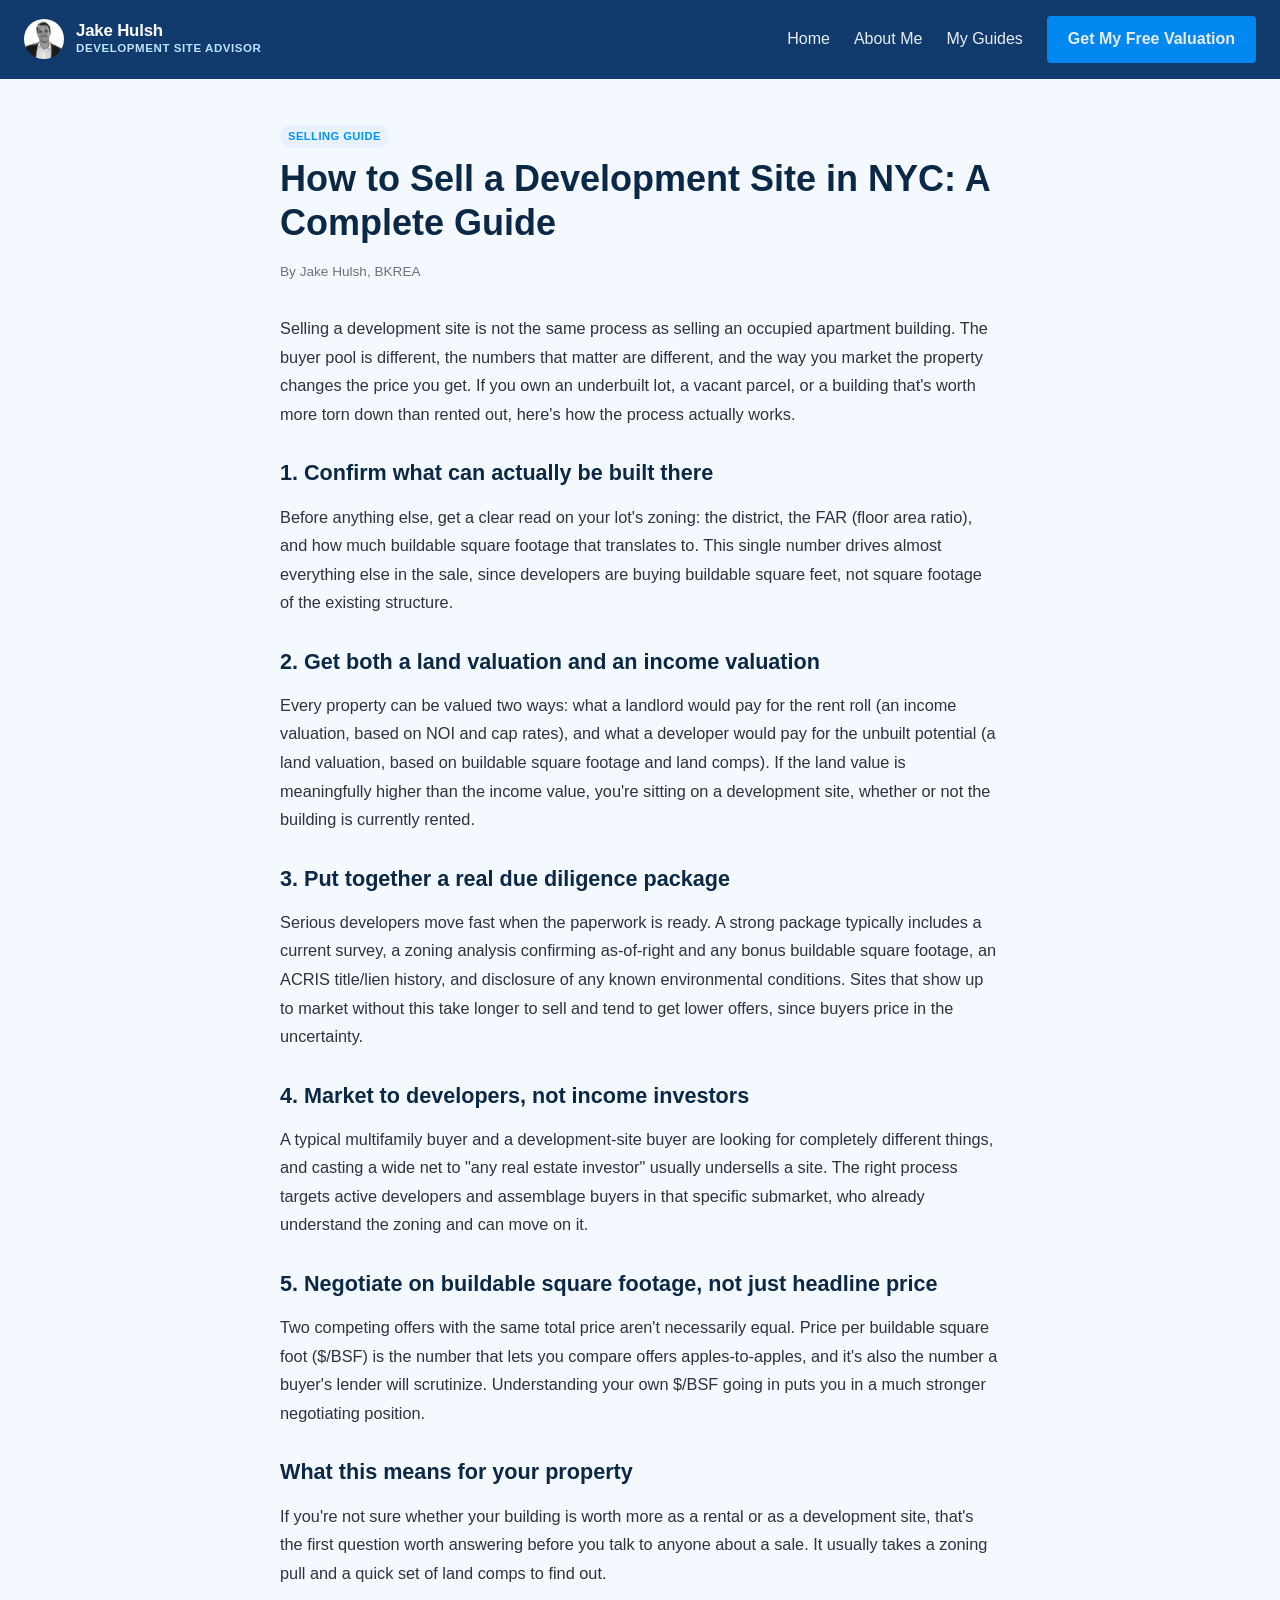
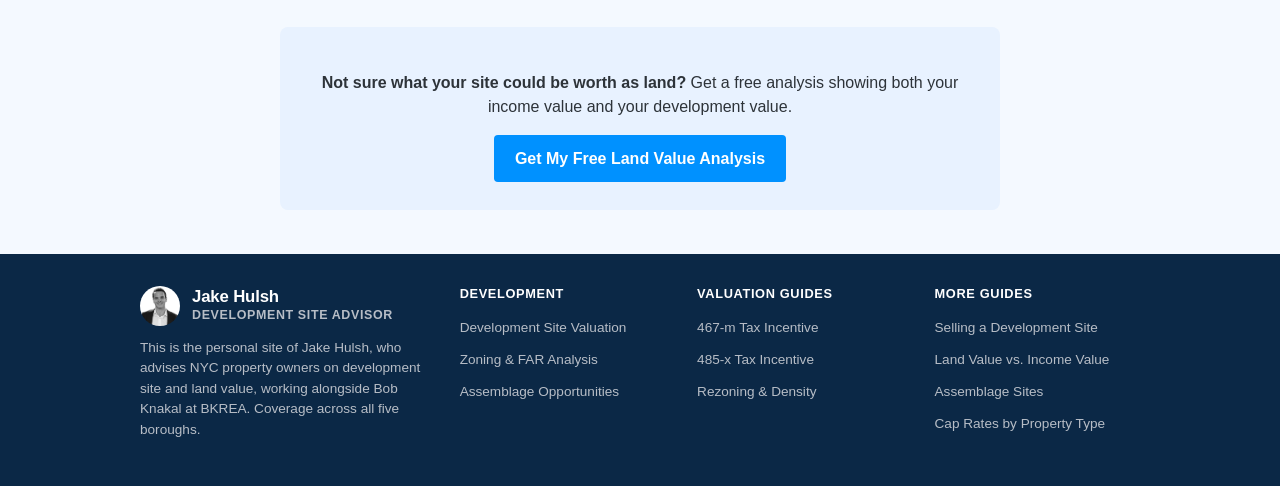
<file: articles/sell-development-site-nyc/index.html>
<!DOCTYPE html>
<html lang="en">
<head>
<meta charset="UTF-8">
<meta name="viewport" content="width=device-width, initial-scale=1.0">
<title>How to Sell a Development Site in NYC | Jake Hulsh, BKREA</title>
<meta name="description" content="A practical, step-by-step guide to selling a development site in NYC: how to value it, what buyers look for, and how to run a process that gets full price.">
<link rel="stylesheet" href="../../css/style.css">
</head>
<body>

<header class="site-header">
  <a href="../../index.html" class="logo-link">
    <div class="logo-photo-wrap">
      <div class="logo-photo"><img src="../../graphic designs/Jake.png" alt="Jake Hulsh"></div>
      <div class="logo-photo-pop"><img src="../../graphic designs/Jake.png" alt="Jake Hulsh"></div>
      <div class="logo-speech-bubble"><span class="logo-speech-text">Curious what your property is worth?</span></div>
    </div>
    <div class="logo-text">
      <div class="logo-name">Jake Hulsh</div>
      <div class="logo-tagline">Development Site Advisor</div>
    </div>
  </a>
  <nav class="site-nav">
    <a href="../../index.html">Home</a>
    <a href="../../about/">About Me</a>
    <a href="../../articles/">My Guides</a>
    <a href="../../index.html#get-valuation" class="btn btn-primary">Get My Free Valuation</a>
  </nav>
  <button type="button" class="hamburger-btn" id="hamburger-btn" aria-label="Open menu" aria-expanded="false">
    <span></span><span></span><span></span>
  </button>
  <nav class="mobile-nav-panel" id="mobile-nav-panel">
    <a href="../../about/">About Me</a>
    <a href="../../articles/">My Guides</a>
    <a href="../../index.html#get-valuation" class="btn btn-primary">Get My Free Valuation</a>
  </nav>
</header>

<main class="page">
  <section class="page-section">
   <div class="section-inner">

    <div class="article-header">
      <span class="writing-tag">Selling Guide</span>
      <h1>How to Sell a Development Site in NYC: A Complete Guide</h1>
      <p class="article-meta">By Jake Hulsh, BKREA</p>
    </div>

    <div class="article-body">
      <p>Selling a development site is not the same process as selling an occupied apartment building. The buyer pool is different, the numbers that matter are different, and the way you market the property changes the price you get. If you own an underbuilt lot, a vacant parcel, or a building that's worth more torn down than rented out, here's how the process actually works.</p>

      <h2>1. Confirm what can actually be built there</h2>
      <p>Before anything else, get a clear read on your lot's zoning: the district, the FAR (floor area ratio), and how much buildable square footage that translates to. This single number drives almost everything else in the sale, since developers are buying buildable square feet, not square footage of the existing structure.</p>

      <h2>2. Get both a land valuation and an income valuation</h2>
      <p>Every property can be valued two ways: what a landlord would pay for the rent roll (an income valuation, based on NOI and cap rates), and what a developer would pay for the unbuilt potential (a land valuation, based on buildable square footage and land comps). If the land value is meaningfully higher than the income value, you're sitting on a development site, whether or not the building is currently rented.</p>

      <h2>3. Put together a real due diligence package</h2>
      <p>Serious developers move fast when the paperwork is ready. A strong package typically includes a current survey, a zoning analysis confirming as-of-right and any bonus buildable square footage, an ACRIS title/lien history, and disclosure of any known environmental conditions. Sites that show up to market without this take longer to sell and tend to get lower offers, since buyers price in the uncertainty.</p>

      <h2>4. Market to developers, not income investors</h2>
      <p>A typical multifamily buyer and a development-site buyer are looking for completely different things, and casting a wide net to "any real estate investor" usually undersells a site. The right process targets active developers and assemblage buyers in that specific submarket, who already understand the zoning and can move on it.</p>

      <h2>5. Negotiate on buildable square footage, not just headline price</h2>
      <p>Two competing offers with the same total price aren't necessarily equal. Price per buildable square foot ($/BSF) is the number that lets you compare offers apples-to-apples, and it's also the number a buyer's lender will scrutinize. Understanding your own $/BSF going in puts you in a much stronger negotiating position.</p>

      <h2>What this means for your property</h2>
      <p>If you're not sure whether your building is worth more as a rental or as a development site, that's the first question worth answering before you talk to anyone about a sale. It usually takes a zoning pull and a quick set of land comps to find out.</p>
    </div>

    <div class="article-cta">
      <p><strong>Not sure what your site could be worth as land?</strong> Get a free analysis showing both your income value and your development value.</p>
      <a href="../../index.html#get-valuation" class="btn btn-primary">Get My Free Land Value Analysis</a>
    </div>

   </div>
  </section>
</main>

<footer class="site-footer">
  <div class="footer-grid">
    <div class="footer-brand">
      <a href="../../index.html" class="logo-link">
        <div class="logo-photo"><img src="../../graphic designs/Jake.png" alt="Jake Hulsh"></div>
        <div class="logo-text">
          <div class="logo-name">Jake Hulsh</div>
          <div class="logo-tagline">Development Site Advisor</div>
        </div>
      </a>
      <p>This is the personal site of Jake Hulsh, who advises NYC property owners on development site and land value, working alongside Bob Knakal at BKREA. Coverage across all five boroughs.</p>
    </div>
    <div class="footer-col">
      <h4>Development</h4>
      <ul>
        <li><a href="../land-value-vs-income-value/">Development Site Valuation</a></li>
        <li><a href="../far-and-buildable-square-footage-explained/">Zoning &amp; FAR Analysis</a></li>
        <li><a href="../assemblage-sites-nyc/">Assemblage Opportunities</a></li>
      </ul>
    </div>
    <div class="footer-col">
      <h4>Valuation Guides</h4>
      <ul>
        <li><a href="../467m-vs-485x-tax-incentives/">467-m Tax Incentive</a></li>
        <li><a href="../467m-vs-485x-tax-incentives/">485-x Tax Incentive</a></li>
        <li><a href="../far-and-buildable-square-footage-explained/">Rezoning &amp; Density</a></li>
      </ul>
    </div>
    <div class="footer-col">
      <h4>More Guides</h4>
      <ul>
        <li><a href="../sell-development-site-nyc/">Selling a Development Site</a></li>
        <li><a href="../land-value-vs-income-value/">Land Value vs. Income Value</a></li>
        <li><a href="../assemblage-sites-nyc/">Assemblage Sites</a></li>
        <li><a href="../nyc-cap-rates-by-property-type/">Cap Rates by Property Type</a></li>
      </ul>
    </div>
  </div>
</footer>

<script src="../../js/header-message.js"></script>
<script src="../../js/mobile-nav.js"></script>
</body>
</html>
</file>
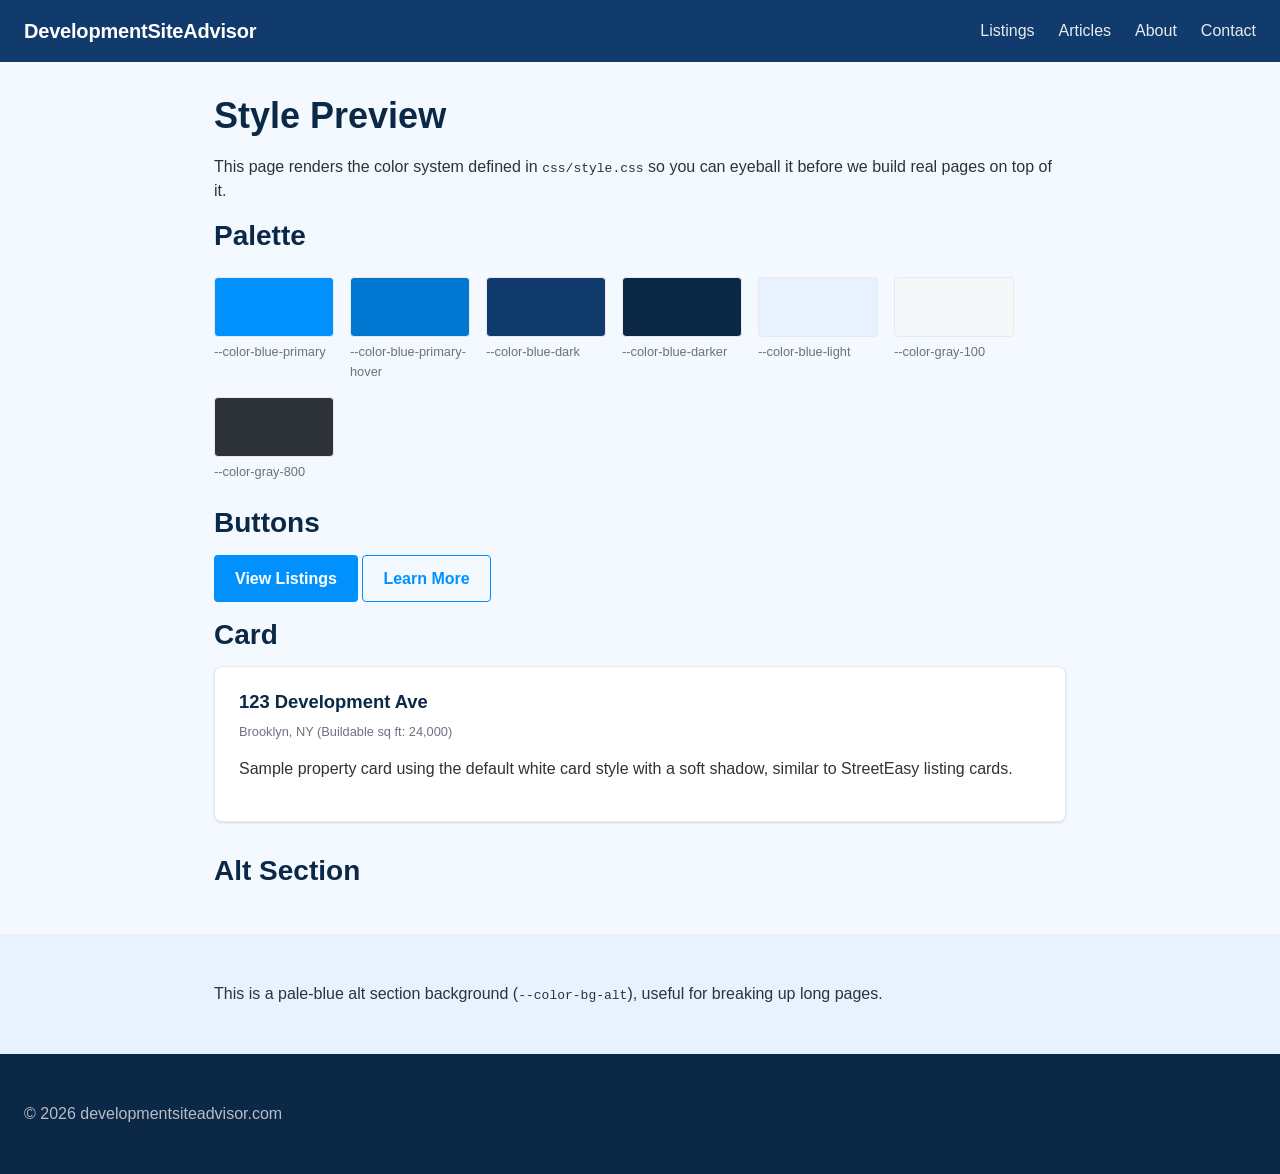
<file: style-preview.html>
<!DOCTYPE html>
<html lang="en">
<head>
<meta charset="UTF-8">
<meta name="viewport" content="width=device-width, initial-scale=1.0">
<title>Style Preview | developmentsiteadvisor.com</title>
<link rel="stylesheet" href="css/style.css">
<style>
  .swatches { display: flex; flex-wrap: wrap; gap: 1rem; margin: 1.5rem 0; }
  .swatch { width: 120px; }
  .swatch-color { height: 60px; border-radius: var(--radius-sm); border: 1px solid var(--color-border); }
  .swatch-label { font-size: 0.8rem; margin-top: 0.35rem; color: var(--color-text-muted); }
  main { max-width: 900px; margin: 0 auto; padding: 2rem 1.5rem; }
</style>
</head>
<body>

<header class="site-header">
  <div class="logo">DevelopmentSiteAdvisor</div>
  <nav class="site-nav">
    <a href="#">Listings</a>
    <a href="#">Articles</a>
    <a href="#">About</a>
    <a href="#">Contact</a>
  </nav>
</header>

<main>
  <h1>Style Preview</h1>
  <p>This page renders the color system defined in <code>css/style.css</code> so you can eyeball it before we build real pages on top of it.</p>

  <h2>Palette</h2>
  <div class="swatches">
    <div class="swatch"><div class="swatch-color" style="background:var(--color-blue-primary)"></div><div class="swatch-label">--color-blue-primary</div></div>
    <div class="swatch"><div class="swatch-color" style="background:var(--color-blue-primary-hover)"></div><div class="swatch-label">--color-blue-primary-hover</div></div>
    <div class="swatch"><div class="swatch-color" style="background:var(--color-blue-dark)"></div><div class="swatch-label">--color-blue-dark</div></div>
    <div class="swatch"><div class="swatch-color" style="background:var(--color-blue-darker)"></div><div class="swatch-label">--color-blue-darker</div></div>
    <div class="swatch"><div class="swatch-color" style="background:var(--color-blue-light)"></div><div class="swatch-label">--color-blue-light</div></div>
    <div class="swatch"><div class="swatch-color" style="background:var(--color-gray-100)"></div><div class="swatch-label">--color-gray-100</div></div>
    <div class="swatch"><div class="swatch-color" style="background:var(--color-gray-800)"></div><div class="swatch-label">--color-gray-800</div></div>
  </div>

  <h2>Buttons</h2>
  <p>
    <a href="#" class="btn btn-primary">View Listings</a>
    <a href="#" class="btn btn-outline">Learn More</a>
  </p>

  <h2>Card</h2>
  <div class="card">
    <h3>123 Development Ave</h3>
    <p class="swatch-label">Brooklyn, NY (Buildable sq ft: 24,000)</p>
    <p>Sample property card using the default white card style with a soft shadow, similar to StreetEasy listing cards.</p>
  </div>

  <h2 style="margin-top:2rem;">Alt Section</h2>
</main>

<section class="section-alt">
  <main style="padding-top:2rem; padding-bottom:2rem;">
    <p>This is a pale-blue alt section background (<code>--color-bg-alt</code>), useful for breaking up long pages.</p>
  </main>
</section>

<footer class="site-footer">
  <p>&copy; 2026 developmentsiteadvisor.com</p>
</footer>

</body>
</html>
</file>
<file: css/style.css>
/* ==========================================================================
   developmentsiteadvisor.com base styles
   Palette inspired by StreetEasy's blue/white look (not their exact brand
   hex values, since those aren't public). Adjust the variables below to taste.
   ========================================================================== */

:root {
  /* Blues */
  --color-blue-primary: #0091ff;   /* main action blue (buttons, links, highlights) */
  --color-blue-primary-hover: #0077d1;
  --color-blue-dark: #123b6d;      /* navy, used for header/footer, headings */
  --color-blue-darker: #0b2846;    /* deepest navy, for high-contrast text on white */
  --color-blue-light: #e8f2ff;     /* pale blue for section backgrounds, cards */
  --color-blue-lighter: #f4f9ff;   /* near-white blue tint */

  /* Neutrals */
  --color-white: #ffffff;
  --color-gray-100: #f6f7f9;
  --color-gray-200: #e7e9ec;
  --color-gray-400: #b7bdc6;
  --color-gray-600: #6b7280;
  --color-gray-800: #2d3339;
  --color-black: #14161a;

  /* Semantic aliases */
  --color-bg: var(--color-blue-lighter);
  --color-bg-alt: var(--color-blue-light);
  --color-text: var(--color-gray-800);
  --color-text-muted: var(--color-gray-600);
  --color-heading: var(--color-blue-darker);
  --color-link: var(--color-blue-primary);
  --color-link-hover: var(--color-blue-primary-hover);
  --color-border: var(--color-gray-200);

  /* Type + spacing */
  --font-body: -apple-system, BlinkMacSystemFont, "Segoe UI", Roboto, Helvetica, Arial, sans-serif;
  --font-heading: var(--font-body);
  --radius-sm: 4px;
  --radius-md: 8px;
  --shadow-card: 0 1px 3px rgba(11, 40, 70, 0.08), 0 1px 2px rgba(11, 40, 70, 0.06);
}

* {
  box-sizing: border-box;
}

body {
  margin: 0;
  font-family: var(--font-body);
  color: var(--color-text);
  background: var(--color-bg);
  line-height: 1.5;
}

h1, h2, h3, h4, h5, h6 {
  font-family: var(--font-heading);
  color: var(--color-heading);
  font-weight: 700;
  line-height: 1.2;
  margin: 0 0 0.5em;
}

h1 { font-size: 2.25rem; }
h2 { font-size: 1.75rem; }
h3 { font-size: 1.15rem; }

a {
  color: var(--color-link);
  text-decoration: none;
}

a:hover {
  color: var(--color-link-hover);
  text-decoration: underline;
}

/* ---- Header / nav ------------------------------------------------------ */

.site-header {
  background: var(--color-blue-dark);
  color: var(--color-white);
  padding: 1rem 1.5rem;
  display: flex;
  align-items: center;
  justify-content: space-between;
  position: relative;
}

/* ---- Mobile hamburger menu -------------------------------------------------- */

.hamburger-btn {
  display: none;
  flex-direction: column;
  justify-content: center;
  align-items: stretch;
  gap: 5px;
  width: 34px;
  height: 34px;
  background: none;
  border: none;
  cursor: pointer;
  padding: 0;
  flex-shrink: 0;
}

.hamburger-btn span {
  display: block;
  width: 100%;
  height: 2px;
  background: var(--color-white);
  border-radius: 2px;
  transition: transform 0.2s ease, opacity 0.2s ease;
}

.hamburger-btn.is-open span:nth-child(1) {
  transform: translateY(7px) rotate(45deg);
}

.hamburger-btn.is-open span:nth-child(2) {
  opacity: 0;
}

.hamburger-btn.is-open span:nth-child(3) {
  transform: translateY(-7px) rotate(-45deg);
}

.mobile-nav-panel {
  display: none;
  position: absolute;
  top: 100%;
  left: 0;
  right: 0;
  flex-direction: column;
  background: var(--color-blue-dark);
  padding: 0.5rem 1.25rem 1.25rem;
  box-shadow: 0 12px 20px rgba(11, 40, 70, 0.3);
  z-index: 50;
}

.mobile-nav-panel a {
  color: var(--color-white);
  padding: 0.85rem 0;
  border-bottom: 1px solid rgba(255, 255, 255, 0.12);
  font-weight: 600;
}

.mobile-nav-panel a.btn {
  margin-top: 0.85rem;
  text-align: center;
  border-bottom: none;
}

.site-header a {
  color: var(--color-white);
}

.site-header .logo {
  font-weight: 700;
  font-size: 1.25rem;
  letter-spacing: -0.01em;
}

.logo-link {
  display: flex;
  align-items: center;
  gap: 0.75rem;
  color: var(--color-white);
}

.logo-photo {
  width: 40px;
  height: 40px;
  border-radius: 50%;
  background: var(--color-blue-primary);
  flex-shrink: 0;
  display: flex;
  align-items: center;
  justify-content: center;
  font-size: 0.6rem;
  font-weight: 700;
  color: var(--color-white);
  overflow: hidden;
}

.logo-photo img {
  width: 100%;
  height: 100%;
  object-fit: cover;
}

/* ---- Header logo "pop and speak" animation --------------------------------- */

.logo-photo-wrap {
  position: relative;
  width: 40px;
  height: 40px;
  flex-shrink: 0;
}

.logo-photo-wrap .logo-photo {
  position: relative;
  z-index: 1;
}

.logo-photo-pop {
  position: absolute;
  left: 50%;
  bottom: 0;
  width: 52px;
  height: 52px;
  border-radius: 50%;
  overflow: hidden;
  border: 2px solid var(--color-white);
  box-shadow: 0 8px 18px rgba(11, 40, 70, 0.4);
  transform: translate(-50%, 12px) scale(0.3);
  transform-origin: center bottom;
  opacity: 0;
  z-index: 5;
  pointer-events: none;
  animation: logo-pop 8s ease-in-out infinite;
}

.logo-photo-pop img {
  width: 100%;
  height: 100%;
  object-fit: cover;
}

@keyframes logo-pop {
  0%   { transform: translate(-50%, 12px) scale(0.3); opacity: 0; }
  10%  { transform: translate(-50%, -16px) scale(1); opacity: 1; }
  45%  { transform: translate(-50%, -16px) scale(1); opacity: 1; }
  55%  { transform: translate(-50%, 12px) scale(0.3); opacity: 0; }
  100% { transform: translate(-50%, 12px) scale(0.3); opacity: 0; }
}

.logo-speech-bubble {
  position: absolute;
  left: 44px;
  bottom: 6px;
  max-width: 138px;
  width: max-content;
  background: var(--color-white);
  color: var(--color-blue-dark);
  font-size: 0.68rem;
  font-weight: 700;
  line-height: 1.3;
  padding: 0.45rem 0.6rem;
  border-radius: 10px;
  box-shadow: 0 8px 18px rgba(11, 40, 70, 0.3);
  transform: translateY(10px) scale(0.7);
  transform-origin: left bottom;
  opacity: 0;
  z-index: 6;
  pointer-events: none;
  animation: bubble-pop 8s ease-in-out infinite;
}

.logo-speech-bubble::after {
  content: "";
  position: absolute;
  left: -6px;
  bottom: 12px;
  width: 0;
  height: 0;
  border-style: solid;
  border-width: 6px 8px 6px 0;
  border-color: transparent var(--color-white) transparent transparent;
}

@keyframes bubble-pop {
  0%   { transform: translateY(10px) scale(0.7); opacity: 0; }
  14%  { transform: translateY(0) scale(1); opacity: 1; }
  42%  { transform: translateY(0) scale(1); opacity: 1; }
  52%  { transform: translateY(10px) scale(0.7); opacity: 0; }
  100% { transform: translateY(10px) scale(0.7); opacity: 0; }
}

@media (max-width: 700px) {
  .logo-photo-pop,
  .logo-speech-bubble {
    display: none;
  }
}

@media (prefers-reduced-motion: reduce) {
  .logo-photo-pop,
  .logo-speech-bubble {
    animation: none;
    opacity: 0;
  }
}

.logo-text .logo-name {
  font-weight: 800;
  font-size: 1.05rem;
  line-height: 1.15;
  letter-spacing: -0.01em;
}

.logo-text .logo-tagline {
  font-size: 0.72rem;
  font-weight: 600;
  text-transform: uppercase;
  letter-spacing: 0.05em;
  color: #bfe0ff;
}

.site-nav {
  display: flex;
  align-items: center;
  gap: 1.5rem;
}

.site-nav a {
  opacity: 0.9;
}

.site-nav a:hover {
  opacity: 1;
  text-decoration: none;
}

@media (max-width: 640px) {
  .site-header {
    flex-wrap: wrap;
    gap: 0.75rem;
    padding: 0.85rem 1rem;
  }

  .logo-text .logo-tagline {
    font-size: 0.65rem;
  }

  .site-nav {
    display: none;
  }

  .hamburger-btn {
    display: flex;
  }

  .mobile-nav-panel.is-open {
    display: flex;
  }
}

/* ---- Buttons ------------------------------------------------------------ */

.btn {
  display: inline-block;
  padding: 0.65rem 1.25rem;
  border-radius: var(--radius-sm);
  font-weight: 600;
  border: 1px solid transparent;
  cursor: pointer;
}

.btn-primary {
  background: var(--color-blue-primary);
  color: var(--color-white);
}

.btn-primary:hover {
  background: var(--color-blue-primary-hover);
  color: var(--color-white);
  text-decoration: none;
}

.btn-outline {
  background: transparent;
  border-color: var(--color-blue-primary);
  color: var(--color-blue-primary);
}

.btn-outline:hover {
  background: var(--color-blue-light);
  text-decoration: none;
}

/* ---- Cards / sections ---------------------------------------------------- */

.card {
  background: var(--color-white);
  border: 1px solid var(--color-border);
  border-radius: var(--radius-md);
  box-shadow: var(--shadow-card);
  padding: 1.5rem;
}

.section-alt {
  background: var(--color-bg-alt);
}

/* ---- Footer --------------------------------------------------------------- */

.site-footer {
  background: var(--color-blue-darker);
  color: var(--color-gray-400);
  padding: 2rem 1.5rem;
}

.site-footer a {
  color: var(--color-gray-100);
}

/* ---- Landing page: hero -------------------------------------------------- */

.hero {
  background: linear-gradient(180deg, var(--color-blue-light) 0%, var(--color-blue-lighter) 100%);
  padding: 3.25rem 1.5rem 0;
  text-align: center;
  position: relative;
  overflow: hidden;
}

.hero-inner {
  max-width: 780px;
  margin: 0 auto;
}

.hero-photo {
  width: 240px;
  height: 240px;
  border-radius: 50%;
  overflow: hidden;
  margin: 0 auto 1.25rem;
  border: 5px solid var(--color-white);
  box-shadow: 0 8px 20px rgba(11, 40, 70, 0.25), 0 0 0 0 rgba(0, 145, 255, 0.45);
  animation: hero-photo-pulse 2.6s ease-out infinite;
  transform: translateZ(0);
  backface-visibility: hidden;
}

@keyframes hero-photo-pulse {
  0% {
    box-shadow: 0 8px 20px rgba(11, 40, 70, 0.25), 0 0 0 0 rgba(0, 145, 255, 0.45);
  }
  70% {
    box-shadow: 0 8px 20px rgba(11, 40, 70, 0.25), 0 0 0 16px rgba(0, 145, 255, 0);
  }
  100% {
    box-shadow: 0 8px 20px rgba(11, 40, 70, 0.25), 0 0 0 0 rgba(0, 145, 255, 0);
  }
}

@media (prefers-reduced-motion: reduce) {
  .hero-photo {
    animation: none;
  }
}

.hero-photo img {
  width: 100%;
  height: 100%;
  object-fit: cover;
}

.hero-byline {
  font-size: 1rem;
  font-weight: 800;
  color: var(--color-blue-dark);
  text-transform: uppercase;
  letter-spacing: 0.04em;
  margin-bottom: 0.4rem;
}

.hero h1 {
  font-size: clamp(1.9rem, 4vw, 2.65rem);
  margin-bottom: 0.6rem;
  text-wrap: balance;
}

.hero h1 em {
  color: var(--color-blue-primary);
  font-style: normal;
}

.hero-subhead {
  font-size: 1.05rem;
  color: var(--color-text-muted);
  max-width: 620px;
  margin: 0 auto 1.5rem;
}

.hero-ctas {
  display: flex;
  align-items: center;
  gap: 0.75rem;
  justify-content: center;
  flex-wrap: wrap;
  margin-bottom: 2rem;
}

.hero-stats {
  display: flex;
  gap: 2.5rem;
  justify-content: center;
  flex-wrap: wrap;
}

.hero-stat {
  text-align: center;
}

.hero-stat-value {
  font-size: 1.6rem;
  font-weight: 800;
  color: var(--color-blue-dark);
}

.hero-stat-label {
  font-size: 0.8rem;
  color: var(--color-text-muted);
  text-transform: uppercase;
  letter-spacing: 0.04em;
}

/* ---- Hero skyline (decorative, animated) ---------------------------------- */

.hero-skyline-wrap {
  position: relative;
  margin-top: 2.5rem;
  line-height: 0;
}

.hero-skyline {
  display: block;
  width: 100%;
  height: 130px;
}

.hero-skyline .building-far {
  fill: var(--color-blue-primary);
  opacity: 0.3;
}

.hero-skyline .face-front {
  fill: var(--color-blue-dark);
  stroke: var(--color-blue-lighter);
  stroke-width: 1;
}

.hero-skyline .face-side {
  fill: var(--color-blue-darker);
  stroke: var(--color-blue-lighter);
  stroke-width: 1;
}

.hero-skyline .face-top {
  fill: #3f6fa8;
  stroke: var(--color-blue-lighter);
  stroke-width: 1;
}

.hero-skyline .accent {
  fill: var(--color-blue-darker);
}

.hero-skyline .window {
  fill: #ffd580;
  animation: skyline-twinkle 3.6s ease-in-out infinite;
}

@keyframes skyline-twinkle {
  0%, 100% { opacity: 0.15; }
  50% { opacity: 0.95; }
}

@media (prefers-reduced-motion: reduce) {
  .hero-skyline .window {
    animation: none;
    opacity: 0.6;
  }
}

/* ---- Flying emoji over the skyline ----------------------------------------- */

.hero-emoji {
  position: absolute;
  font-size: 1.9rem;
  line-height: 1;
  z-index: 15;
  pointer-events: none;
  user-select: none;
}

.hero-emoji-ufo {
  top: 8%;
  animation: fly-ltr-emoji 12s linear infinite backwards;
  animation-delay: 1s;
}

.hero-emoji-rocket {
  top: 46%;
  animation: fly-diag-emoji 15s linear infinite backwards;
  animation-delay: 5s;
}

.hero-emoji-heli {
  top: 62%;
  animation: fly-hover-emoji 18s linear infinite backwards;
  animation-delay: 3s;
}

@keyframes fly-ltr-emoji {
  0%   { left: -8%; transform: translateY(0) rotate(0deg); }
  50%  { transform: translateY(-16px) rotate(0deg); }
  100% { left: 104%; transform: translateY(0) rotate(0deg); }
}

@keyframes fly-diag-emoji {
  0%   { left: -8%; transform: translateY(40px) rotate(30deg); }
  50%  { transform: translateY(-22px) rotate(0deg); }
  100% { left: 104%; transform: translateY(-6px) rotate(30deg); }
}

@keyframes fly-hover-emoji {
  0%   { left: -8%; transform: scaleX(-1) translateY(0); }
  20%  { transform: scaleX(-1) translateY(-10px); }
  40%  { transform: scaleX(-1) translateY(6px); }
  60%  { transform: scaleX(-1) translateY(-10px); }
  80%  { transform: scaleX(-1) translateY(4px); }
  100% { left: 104%; transform: scaleX(-1) translateY(0); }
}

@media (max-width: 700px) {
  .hero-emoji { font-size: 1.4rem; }
}

@media (prefers-reduced-motion: reduce) {
  .hero-emoji { display: none; }
}

/* ---- Landing page: value gap -------------------------------------------- */

.value-gap {
  display: grid;
  grid-template-columns: 1fr 1fr;
  gap: 1.5rem;
  margin-top: 1.5rem;
}

@media (max-width: 700px) {
  .value-gap { grid-template-columns: 1fr; }
}

.value-gap-card {
  border-radius: var(--radius-md);
  padding: 1.75rem;
  border: 1px solid var(--color-border);
}

.value-gap-card.is-rent {
  background: var(--color-gray-100);
}

.value-gap-card.is-zoning {
  background: var(--color-blue-light);
  border-color: var(--color-blue-primary);
}

.value-gap-card h3 {
  font-size: 1.05rem;
}

/* ---- Landing page: signal list ------------------------------------------ */

.signals-grid {
  display: grid;
  grid-template-columns: repeat(auto-fit, minmax(260px, 1fr));
  gap: 1rem;
  margin-top: 1.5rem;
}

.signal-item {
  display: flex;
  gap: 0.75rem;
  align-items: flex-start;
  padding: 1rem;
  background: var(--color-white);
  border: 1px solid var(--color-border);
  border-radius: var(--radius-md);
}

.signal-check {
  flex-shrink: 0;
  width: 24px;
  height: 24px;
  border-radius: 50%;
  background: var(--color-blue-primary);
  color: var(--color-white);
  display: flex;
  align-items: center;
  justify-content: center;
  font-size: 0.8rem;
  font-weight: 700;
}

/* ---- Landing page: process steps ----------------------------------------- */

.process-steps {
  display: grid;
  grid-template-columns: repeat(auto-fit, minmax(220px, 1fr));
  gap: 1.5rem;
  margin-top: 1.5rem;
}

.process-step {
  text-align: center;
}

.process-step-number {
  display: inline-flex;
  align-items: center;
  justify-content: center;
  width: 36px;
  height: 36px;
  border-radius: 50%;
  background: var(--color-blue-dark);
  color: var(--color-white);
  font-weight: 700;
  margin-bottom: 0.75rem;
}

/* ---- Landing page: lead form ---------------------------------------------- */

.lead-form {
  max-width: 640px;
  margin: 1.5rem auto 0;
  display: grid;
  grid-template-columns: 1fr 1fr;
  gap: 1rem;
}

.lead-form .field-full {
  grid-column: 1 / -1;
}

@media (max-width: 600px) {
  .lead-form { grid-template-columns: 1fr; }
}

.lead-form label {
  display: block;
  font-size: 0.85rem;
  font-weight: 600;
  color: var(--color-blue-dark);
  margin-bottom: 0.35rem;
}

.lead-form input,
.lead-form textarea {
  width: 100%;
  padding: 0.65rem 0.75rem;
  border: 1px solid var(--color-gray-400);
  border-radius: var(--radius-sm);
  font-family: var(--font-body);
  font-size: 0.95rem;
}

.lead-form input:focus,
.lead-form textarea:focus {
  outline: none;
  border-color: var(--color-blue-primary);
  box-shadow: 0 0 0 3px var(--color-blue-light);
}

.lead-form-note {
  font-size: 0.8rem;
  color: var(--color-text-muted);
  margin-top: 0.75rem;
}

/* ---- Landing page: why choose -------------------------------------------- */

.why-grid {
  display: grid;
  grid-template-columns: repeat(auto-fit, minmax(220px, 1fr));
  gap: 1.5rem;
  margin-top: 1.5rem;
}

.why-item h3 {
  font-size: 1rem;
  display: flex;
  align-items: center;
  gap: 0.5rem;
}

/* ---- Section heading helpers --------------------------------------------- */

.section-heading {
  text-align: center;
  max-width: 620px;
  margin: 0 auto 1.25rem;
}

.section-heading.is-left {
  text-align: left;
  max-width: none;
  margin: 0 0 1.25rem;
}

.section-heading h2 {
  margin-bottom: 0.35em;
}

/* ---- Landing page: resources / featured guides --------------------------- */

.resources-grid {
  display: grid;
  grid-template-columns: repeat(auto-fit, minmax(240px, 1fr));
  gap: 1.25rem;
  margin-top: 1.25rem;
}

.resource-card {
  padding: 1.5rem;
  text-align: center;
}

.resource-icon {
  width: 40px;
  height: 40px;
  border-radius: var(--radius-sm);
  background: var(--color-blue-light);
  display: flex;
  align-items: center;
  justify-content: center;
  font-size: 1.1rem;
  margin: 0 auto 0.9rem;
}

.resource-card h3 {
  font-size: 1rem;
  margin-bottom: 0.4rem;
}

.resource-card p {
  font-size: 0.9rem;
  margin-bottom: 0.75rem;
}

/* ---- Writings: topic tags -------------------------------------------------- */

.writing-tag {
  display: inline-block;
  font-size: 0.7rem;
  font-weight: 700;
  text-transform: uppercase;
  letter-spacing: 0.04em;
  color: var(--color-blue-primary);
  background: var(--color-blue-light);
  padding: 0.2rem 0.5rem;
  border-radius: 999px;
  margin-bottom: 0.6rem;
}

/* ---- Footer: multi-column -------------------------------------------------- */

.footer-grid {
  max-width: 1000px;
  margin: 0 auto;
  display: grid;
  grid-template-columns: 1.4fr repeat(3, 1fr);
  gap: 2rem;
}

@media (max-width: 700px) {
  .footer-grid { grid-template-columns: 1fr 1fr; }
}

@media (max-width: 480px) {
  .footer-grid { grid-template-columns: 1fr; gap: 1.75rem; }
}

.footer-brand .logo-name {
  color: var(--color-white);
  font-weight: 800;
  font-size: 1.05rem;
}

.footer-brand .logo-tagline {
  color: var(--color-gray-400);
  font-size: 0.78rem;
  text-transform: uppercase;
  letter-spacing: 0.05em;
}

.footer-brand p {
  color: var(--color-gray-400);
  font-size: 0.85rem;
  margin-top: 0.75rem;
}

.footer-col h4 {
  color: var(--color-white);
  font-size: 0.8rem;
  text-transform: uppercase;
  letter-spacing: 0.05em;
  margin-bottom: 0.85rem;
}

.footer-col ul {
  list-style: none;
  margin: 0;
  padding: 0;
  display: grid;
  gap: 0.5rem;
}

.footer-col a {
  color: var(--color-gray-400);
  font-size: 0.85rem;
}

.footer-col a:hover {
  color: var(--color-white);
}

.footer-bottom {
  max-width: 1000px;
  margin: 1.75rem auto 0;
  padding-top: 1.25rem;
  border-top: 1px solid rgba(255,255,255,0.1);
  font-size: 0.8rem;
  color: var(--color-gray-400);
}

/* ---- Shared page layout (used on every page) ------------------------------- */

.section-inner {
  max-width: 1000px;
  margin: 0 auto;
  padding: 0 1.5rem;
}

section.page-section {
  padding: 2.75rem 0;
}

@media (max-width: 640px) {
  .hero {
    padding: 2.25rem 1.25rem 0;
  }

  .hero-skyline {
    height: 90px;
  }

  .hero-skyline-wrap {
    margin-top: 1.75rem;
  }

  section.page-section {
    padding: 2rem 0;
  }

  .section-inner {
    padding: 0 1.25rem;
  }
}

/* Full-width color bands. Each section gets its own tint from the same blue
   family so the page reads as a sequence of distinct-but-related sections
   rather than one flat white page. */
.section-tint-1 { background: var(--color-blue-lighter); }
.section-tint-2 { background: var(--color-blue-light); }
.section-tint-3 { background: #eef5fc; }
.section-tint-4 { background: #f0f6fd; }
.section-tint-5 { background: #dcebfb; }

.section-eyebrow {
  text-transform: uppercase;
  letter-spacing: 0.08em;
  font-size: 0.75rem;
  font-weight: 700;
  color: var(--color-blue-primary);
  margin-bottom: 0.5rem;
}

.placeholder {
  color: var(--color-text-muted);
  font-style: italic;
}

/* ---- About page ------------------------------------------------------------- */

.about-grid {
  display: grid;
  grid-template-columns: 180px 1fr;
  gap: 2rem;
  align-items: start;
}

.about-photo {
  width: 180px;
  height: 180px;
  border-radius: var(--radius-md);
  background: var(--color-blue-light);
  display: flex;
  align-items: center;
  justify-content: center;
  color: var(--color-blue-primary);
  font-size: 0.85rem;
  text-align: center;
  padding: 1rem;
  overflow: hidden;
}

.about-photo img {
  width: 100%;
  height: 100%;
  object-fit: cover;
}

@media (max-width: 600px) {
  .about-grid { grid-template-columns: 1fr; }
  .about-photo { width: 120px; height: 120px; }
}

/* ---- Contact Me ------------------------------------------------------------- */

.contact-grid {
  display: grid;
  grid-template-columns: 280px 1fr;
  gap: 2.5rem;
  align-items: start;
}

@media (max-width: 700px) {
  .contact-grid { grid-template-columns: 1fr; }
}

.contact-info p {
  margin-bottom: 0.75rem;
}

/* ---- Closed Transactions / Land Comparables tables -------------------------- */

.transactions-table {
  width: 100%;
  border-collapse: collapse;
  margin-top: 1rem;
}

.transactions-table th,
.transactions-table td {
  text-align: left;
  padding: 0.75rem 1rem;
  border-bottom: 1px solid var(--color-border);
}

.transactions-table th {
  color: var(--color-blue-dark);
  font-size: 0.85rem;
  text-transform: uppercase;
  letter-spacing: 0.03em;
}

.comp-row-extra {
  display: none;
}

@media (max-width: 700px) {
  .transactions-table-wrap {
    width: 100%;
    max-width: 100%;
    overflow-x: auto;
    -webkit-overflow-scrolling: touch;
  }

  .transactions-table {
    min-width: 560px;
  }
}

/* ---- Press page -------------------------------------------------------------- */

.press-list {
  list-style: none;
  margin: 1rem 0 0;
  padding: 0;
  display: grid;
  gap: 1rem;
}

.press-item {
  display: flex;
  justify-content: space-between;
  gap: 1rem;
  padding: 1rem;
  border: 1px solid var(--color-border);
  border-radius: var(--radius-md);
  background: var(--color-white);
}

.press-outlet {
  font-weight: 700;
  color: var(--color-blue-dark);
}

/* ---- Writings page ------------------------------------------------------------ */

.writings-grid {
  display: grid;
  grid-template-columns: repeat(auto-fill, minmax(240px, 1fr));
  gap: 1.25rem;
  margin-top: 1rem;
}

.deal-price {
  margin-top: 0.75rem;
  padding-top: 0.75rem;
  border-top: 1px solid var(--color-border);
  font-weight: 800;
  color: var(--color-blue-primary);
}

.deal-date {
  display: block;
  margin-top: 0.15rem;
  font-size: 0.75rem;
  font-weight: 500;
  color: var(--color-text-muted);
}

/* ---- Article pages ---------------------------------------------------------- */

.article-header {
  max-width: 720px;
  margin: 0 auto 2rem;
  text-align: left;
}

.article-meta {
  color: var(--color-text-muted);
  font-size: 0.85rem;
  margin-top: 0.5rem;
}

.article-body {
  max-width: 720px;
  margin: 0 auto;
  font-size: 1.02rem;
}

.article-body p {
  margin-bottom: 1.1rem;
  line-height: 1.75;
}

.article-body h2 {
  font-size: 1.35rem;
  margin-top: 2rem;
  margin-bottom: 0.75rem;
}

.article-body ul,
.article-body ol {
  margin: 0 0 1.1rem 1.25rem;
  line-height: 1.75;
}

.article-body li {
  margin-bottom: 0.4rem;
}

.article-cta {
  max-width: 720px;
  margin: 2.5rem auto 0;
  background: var(--color-blue-light);
  border-radius: var(--radius-md);
  padding: 1.75rem;
  text-align: center;
}

.article-cta p {
  margin-bottom: 1rem;
  color: var(--color-text);
}
</file>
